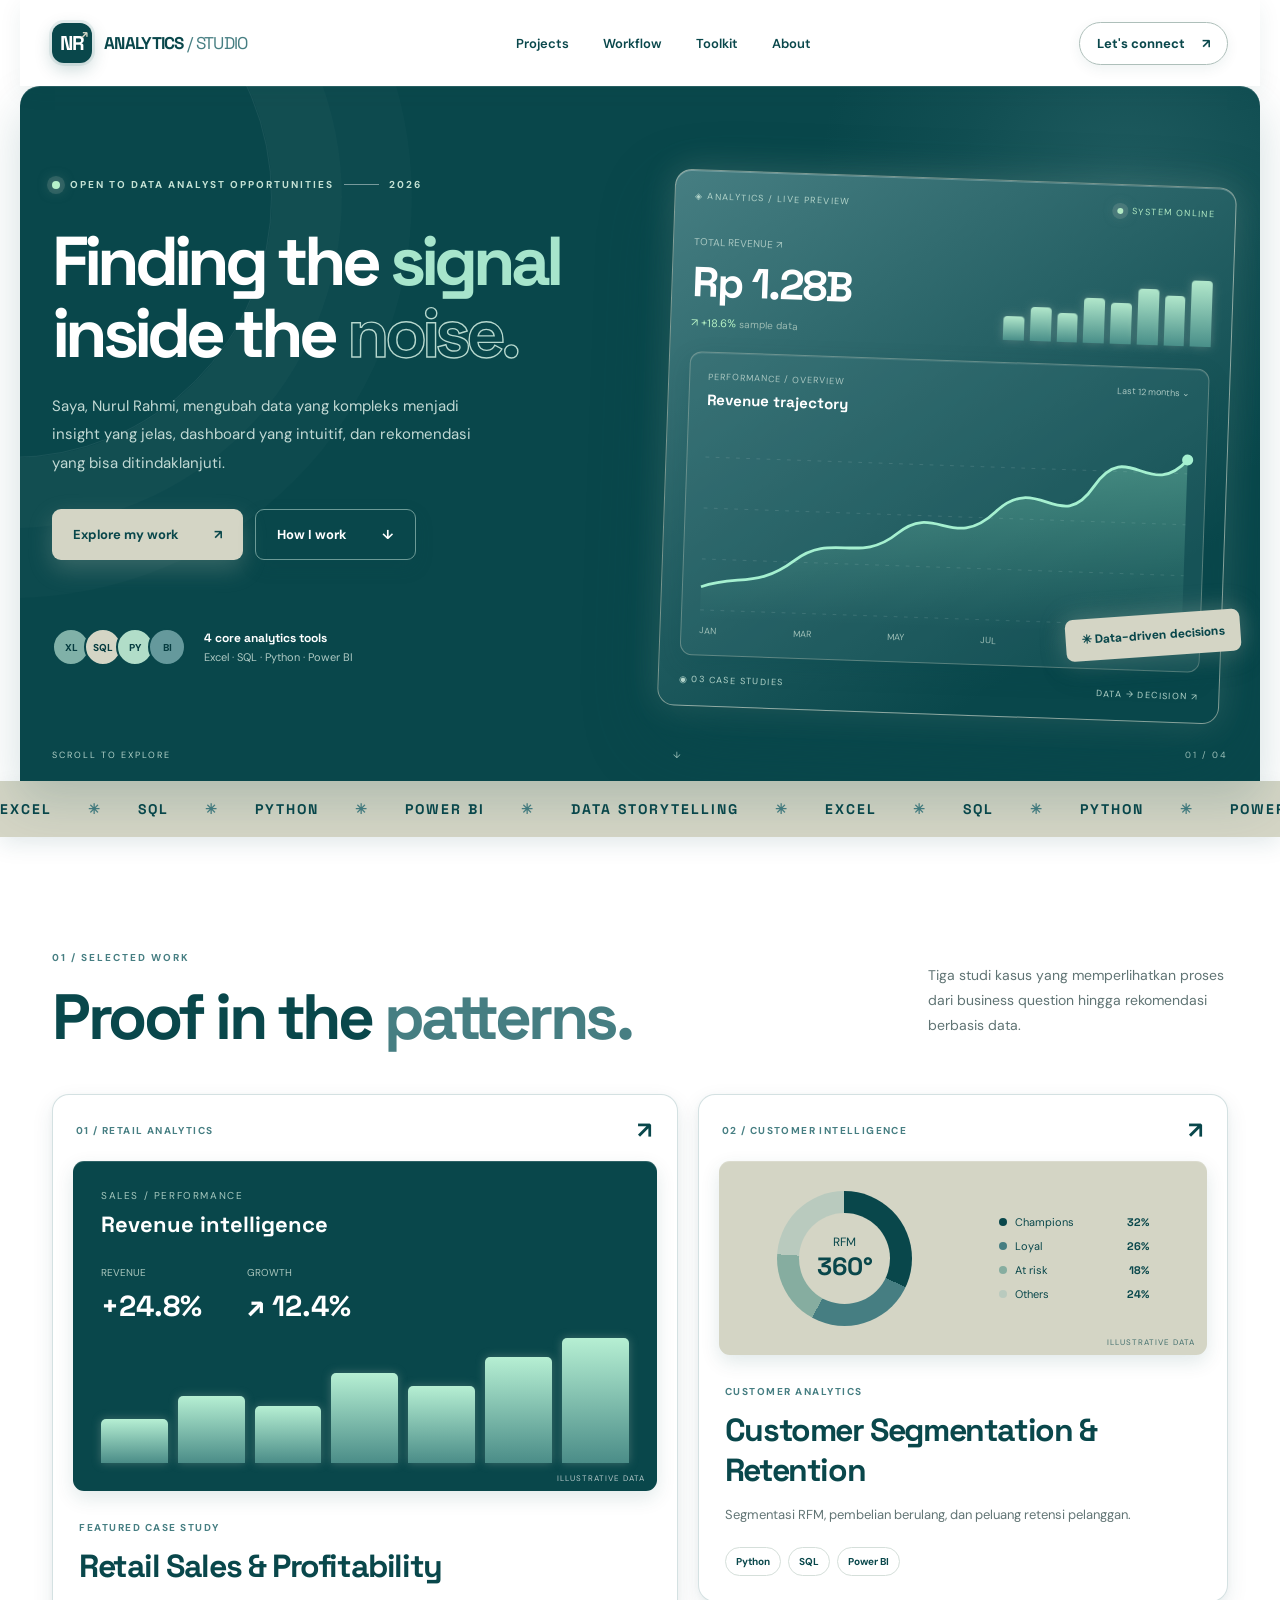
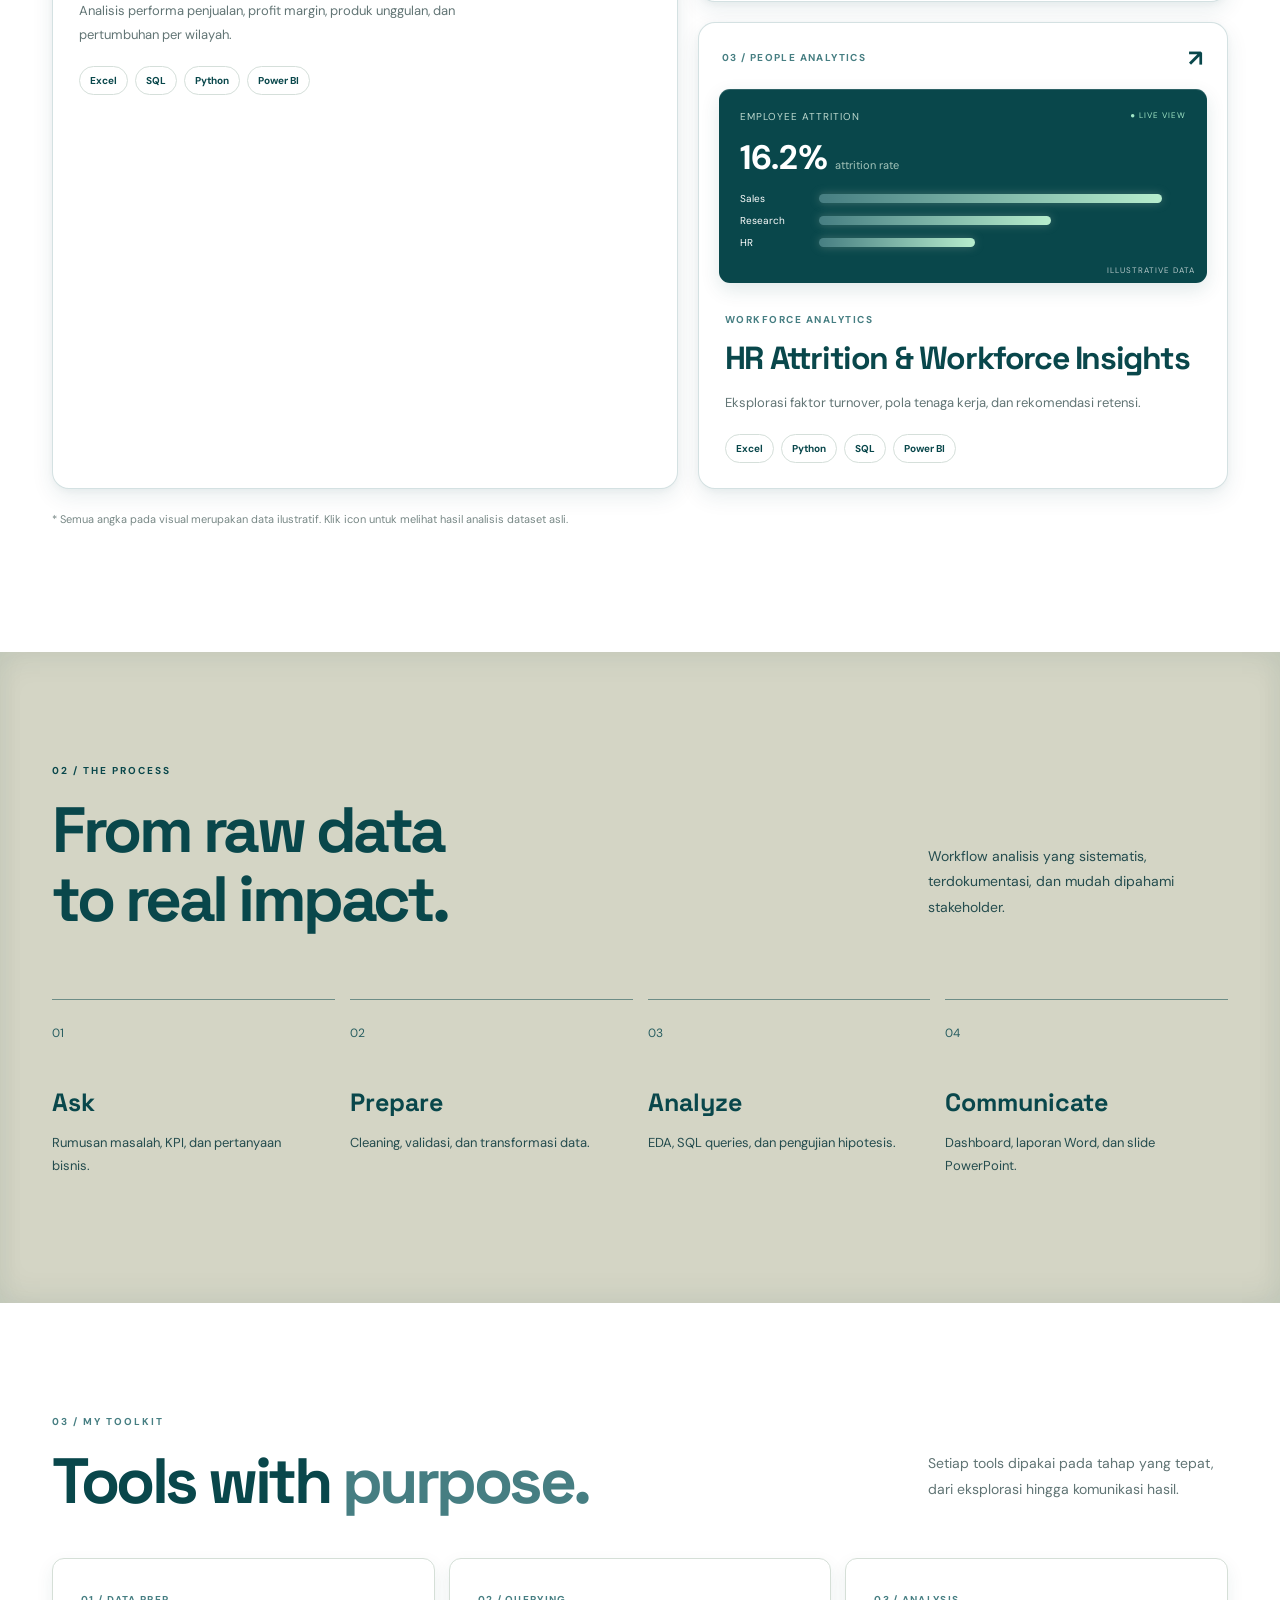
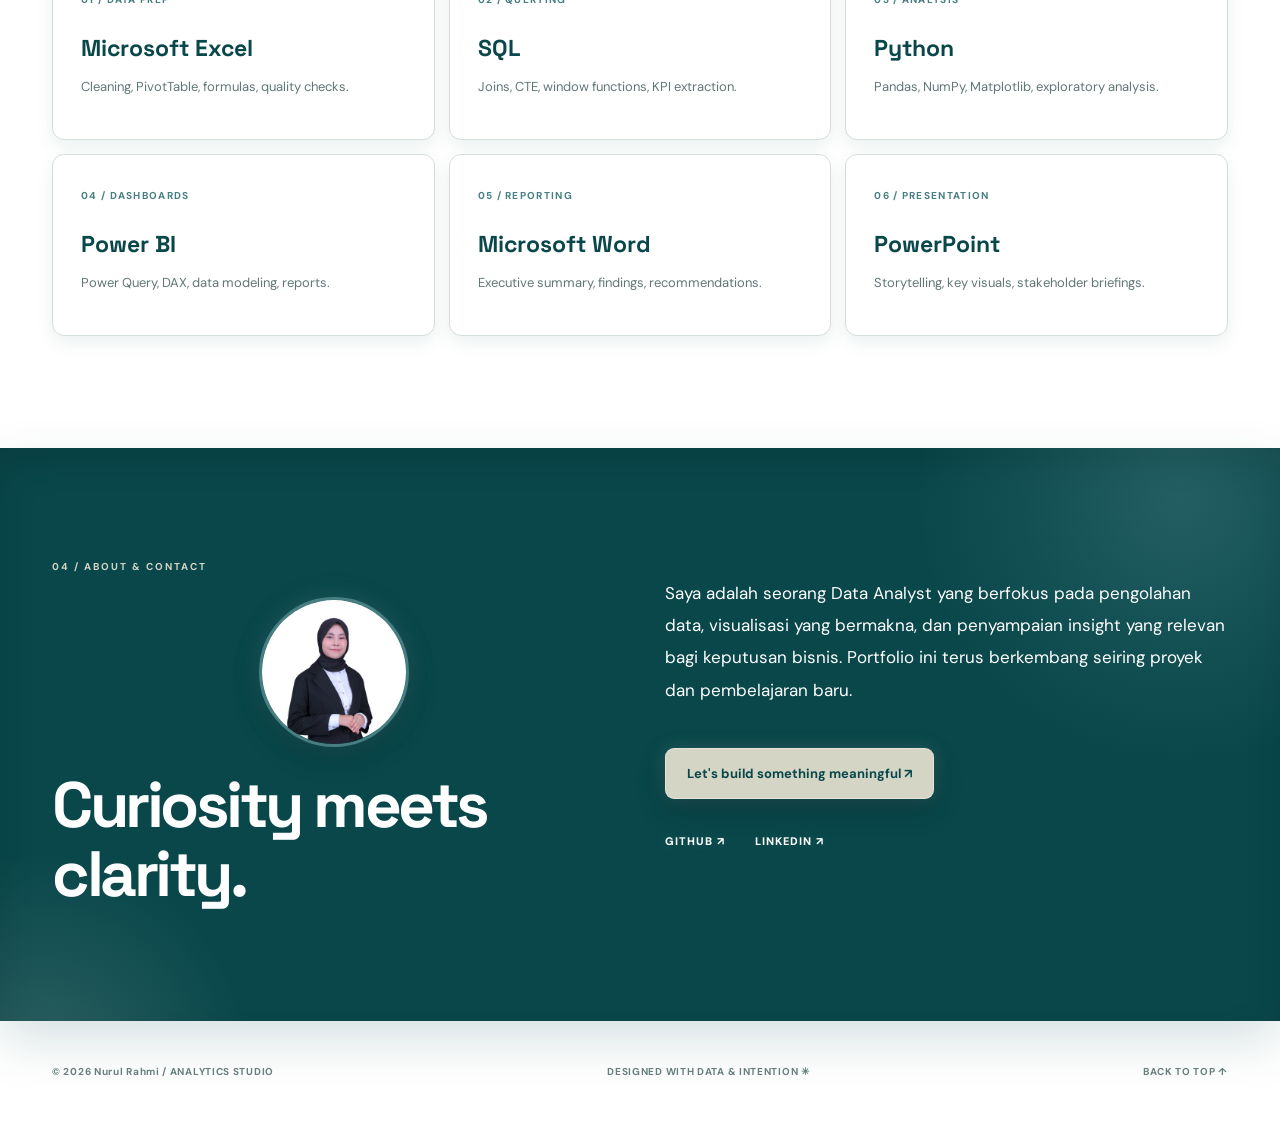
<file: index.html>
<!doctype html><html lang="id"><head><meta charset="utf-8"><meta name="viewport" content="width=device-width, initial-scale=1"><meta name="theme-color" content="#09474b"><meta name="description" content="Portfolio Data Analyst: Excel, Python, SQL, Power BI, Microsoft Word dan PowerPoint."><title>Data Analyst | Analytics Studio</title><link rel="preconnect" href="https://fonts.googleapis.com"><link rel="preconnect" href="https://fonts.gstatic.com" crossorigin><link href="https://fonts.googleapis.com/css2?family=DM+Sans:wght@400;500;600;700&family=Space+Grotesk:wght@400;500;600;700&display=swap" rel="stylesheet"><link rel="stylesheet" href="assets/style.css"></head><body><div class="noise"></div><header class="nav shell"><a class="brand" href="#home"><span class="brand-mark">NR<span>↗</span></span><span>ANALYTICS<span class="brand-sub"> / STUDIO</span></span></a><nav id="menu"><a href="#work">Projects</a><a href="#process">Workflow</a><a href="#stack">Toolkit</a><a href="#about">About</a></nav><a class="nav-contact" data-email href="mailto:nurulrahmi27082002@gmail.com">Let's connect <span>↗</span></a><button class="menu-btn" aria-label="Buka navigasi" aria-expanded="false">☰</button></header><main><section class="hero shell" id="home"><div class="hero-left"><div class="eyebrow"><span class="pulse"></span> OPEN TO DATA ANALYST OPPORTUNITIES <span class="eyebrow-line"></span> 2026</div><h1>Finding the <em>signal</em><br>inside the <span class="outlined">noise.</span></h1><p class="hero-desc">Saya, Nurul Rahmi, mengubah data yang kompleks menjadi insight yang jelas, dashboard yang intuitif, dan rekomendasi yang bisa ditindaklanjuti.</p><div class="hero-actions"><a class="btn primary" href="#work">Explore my work <span>↗</span></a><a class="btn secondary" href="#process">How I work <span>↓</span></a></div><div class="hero-footer"><div class="avatars"><span>XL</span><span>SQL</span><span>PY</span><span>BI</span></div><div><strong>4 core analytics tools</strong><small>Excel · SQL · Python · Power BI</small></div></div></div><div class="hero-visual"><div class="visual-top"><span>◈ ANALYTICS / LIVE PREVIEW</span><span class="live"><i></i> SYSTEM ONLINE</span></div><div class="metric-row"><div><small>TOTAL REVENUE <span>↗</span></small><strong>Rp 1.28B</strong><span class="trend">↗ +18.6% <small>sample data</small></span></div><div class="mini-bars" aria-hidden="true"><i style="height:35%"></i><i style="height:48%"></i><i style="height:42%"></i><i style="height:64%"></i><i style="height:59%"></i><i style="height:80%"></i><i style="height:72%"></i><i style="height:94%"></i></div></div><div class="chart-panel"><div class="chart-head"><div><small>PERFORMANCE / OVERVIEW</small><strong>Revenue trajectory</strong></div><span>Last 12 months ⌄</span></div><svg class="line-chart" viewBox="0 0 520 210" role="img" aria-label="Ilustrasi grafik tren pendapatan, bukan data proyek nyata"><defs><linearGradient id="area" x1="0" x2="0" y1="0" y2="1"><stop offset="0" stop-color="#89e1be" stop-opacity=".35"/><stop offset="1" stop-color="#89e1be" stop-opacity="0"/></linearGradient></defs><path d="M0 35H520 M0 90H520 M0 145H520 M0 200H520" stroke="#ffffff" stroke-opacity=".12" stroke-dasharray="4 7"/><path d="M0 175 C40 160 60 175 100 143 S170 145 210 110 S270 128 315 83 S385 107 420 52 S480 67 520 20 L520 210 L0 210Z" fill="url(#area)"/><path class="chart-line" d="M0 175 C40 160 60 175 100 143 S170 145 210 110 S270 128 315 83 S385 107 420 52 S480 67 520 20" fill="none" stroke="#a5f0d0" stroke-width="3"/><circle cx="520" cy="20" r="6" fill="#a5f0d0"/></svg><div class="months"><span>JAN</span><span>MAR</span><span>MAY</span><span>JUL</span><span>SEP</span><span>DEC</span></div></div><div class="visual-bottom"><span>◉ 03 CASE STUDIES</span><span>DATA → DECISION ↗</span></div><div class="floating-tag">✳ Data-driven decisions</div></div><div class="hero-bottom"><span>SCROLL TO EXPLORE</span><span>↓</span><span>01 / 04</span></div></section><section class="marquee" aria-label="Keahlian"><div>EXCEL <span>✳</span> SQL <span>✳</span> PYTHON <span>✳</span> POWER BI <span>✳</span> DATA STORYTELLING <span>✳</span> EXCEL <span>✳</span> SQL <span>✳</span> PYTHON <span>✳</span> POWER BI <span>✳</span></div></section><section class="work shell section" id="work"><div class="section-top"><div><div class="section-label">01 / SELECTED WORK</div><h2>Proof in the <em>patterns.</em></h2></div><p>Tiga studi kasus yang memperlihatkan proses dari business question hingga rekomendasi berbasis data.</p></div><div class="project-grid"><a class="project-card feature" href="https://gamma.app/docs/Monday-Coffee-punya-ruang-tumbuh-di-luar-kanal-online-i3fby7o94ng77d1"><target="_blank"><rel="noopener noreferrer"><div class="card-top"><span>01 / RETAIL ANALYTICS</span><span>↗</span></div><div class="project-art sales-art"><div class="art-heading"><small>SALES / PERFORMANCE</small><strong>Revenue intelligence</strong></div><div class="sales-kpis"><div><small>REVENUE</small><b>+24.8%</b></div><div><small>GROWTH</small><b>↗ 12.4%</b></div></div><div class="art-bars"><i style="height:35%"></i><i style="height:54%"></i><i style="height:46%"></i><i style="height:72%"></i><i style="height:62%"></i><i style="height:85%"></i><i style="height:100%"></i></div><small class="demo-label">ILLUSTRATIVE DATA</small></div><div class="project-copy"><span class="project-no">FEATURED CASE STUDY</span><h3>Retail Sales & Profitability</h3><p>Analisis performa penjualan, profit margin, produk unggulan, dan pertumbuhan per wilayah.</p><div class="tags"><span>Excel</span><span>SQL</span><span>Python</span><span>Power BI</span></div></div></a><a class="project-card" href="https://gamma.app/docs/Customer-Shopping-Behavior-gvuj7inqyd1v53g"><target="_blank"><rel="noopener noreferrer"><div class="card-top"><span>02 / CUSTOMER INTELLIGENCE</span><span>↗</span></div><div class="project-art customer-art"><div class="donut"><div>RFM<br><strong>360°</strong></div></div><div class="segments"><span><i></i> Champions <b>32%</b></span><span><i></i> Loyal <b>26%</b></span><span><i></i> At risk <b>18%</b></span><span><i></i> Others <b>24%</b></span></div><small class="demo-label">ILLUSTRATIVE DATA</small></div><div class="project-copy"><span class="project-no">CUSTOMER ANALYTICS</span><h3>Customer Segmentation & Retention</h3><p>Segmentasi RFM, pembelian berulang, dan peluang retensi pelanggan.</p><div class="tags"><span>Python</span><span>SQL</span><span>Power BI</span></div></div></a><a class="project-card" href="https://gamma.app/docs/HR-Analytics-5rous98jl7vxvck"><target="_blank"><rel="noopener noreferrer"><div class="card-top"><span>03 / PEOPLE ANALYTICS</span><span>↗</span></div><div class="project-art hr-art"><div class="hr-title">EMPLOYEE ATTRITION <span>● LIVE VIEW</span></div><div class="hr-number">16.2% <span>attrition rate</span></div><div class="hr-rows"><div><span>Sales</span><i style="width:77%"></i></div><div><span>Research</span><i style="width:52%"></i></div><div><span>HR</span><i style="width:35%"></i></div></div><small class="demo-label">ILLUSTRATIVE DATA</small></div><div class="project-copy"><span class="project-no">WORKFORCE ANALYTICS</span><h3>HR Attrition & Workforce Insights</h3><p>Eksplorasi faktor turnover, pola tenaga kerja, dan rekomendasi retensi.</p><div class="tags"><span>Excel</span><span>Python</span><span>SQL</span><span>Power BI</span></div></div></a></div><p class="disclaimer">* Semua angka pada visual merupakan data ilustratif. Klik icon untuk melihat hasil analisis dataset asli.</p></section><section class="process section" id="process"><div class="shell"><div class="section-top"><div><div class="section-label">02 / THE PROCESS</div><h2>From raw data<br>to <em>real impact.</em></h2></div><p>Workflow analisis yang sistematis, terdokumentasi, dan mudah dipahami stakeholder.</p></div><div class="steps"><div><span>01</span><b>Ask</b><p>Rumusan masalah, KPI, dan pertanyaan bisnis.</p></div><div><span>02</span><b>Prepare</b><p>Cleaning, validasi, dan transformasi data.</p></div><div><span>03</span><b>Analyze</b><p>EDA, SQL queries, dan pengujian hipotesis.</p></div><div><span>04</span><b>Communicate</b><p>Dashboard, laporan Word, dan slide PowerPoint.</p></div></div></div></section><section class="toolkit section shell" id="stack"><div class="section-top"><div><div class="section-label">03 / MY TOOLKIT</div><h2>Tools with <em>purpose.</em></h2></div><p>Setiap tools dipakai pada tahap yang tepat, dari eksplorasi hingga komunikasi hasil.</p></div><div class="tool-grid"><div role="link" tabindex="0" onclick="window.open('https://drive.google.com/file/d/1LiIw5zLOESB2HKBxEW1Z_aCiOTkwV9YW/view?usp=sharing','_blank','noopener,noreferrer')" onkeydown="if(event.key==='Enter'||event.key===' '){event.preventDefault();this.click();}" style="cursor:pointer;"><span>01 / DATA PREP</span><strong>Microsoft Excel</strong><p>Cleaning, PivotTable, formulas, quality checks.</p></div><div role="link" tabindex="0" onclick="window.open('https://drive.google.com/file/d/10hryiNNBFiuD1TSvdZNDARSyuFviWka0/view?usp=drive_link','_blank','noopener,noreferrer')" onkeydown="if(event.key==='Enter'||event.key===' '){event.preventDefault();this.click();}" style="cursor:pointer;"><span>02 / QUERYING</span><strong>SQL</strong><p>Joins, CTE, window functions, KPI extraction.</p></div><div><span>03 / ANALYSIS</span><strong>Python</strong><p>Pandas, NumPy, Matplotlib, exploratory analysis.</p></div><div role="link" tabindex="0" onclick="window.open('https://drive.google.com/file/d/1R2bUN7ajSbJU8aXX4G-80B59horX1ESm/view?usp=sharing','_blank','noopener,noreferrer')" onkeydown="if(event.key==='Enter'||event.key===' '){event.preventDefault();this.click();}" style="cursor:pointer;"><span>04 / DASHBOARDS</span><strong>Power BI</strong><p>Power Query, DAX, data modeling, reports.</p></div><div role="link" tabindex="0" onclick="window.open('https://drive.google.com/file/d/1Agk3BQTo34rbP3i6I8M7GyNVtAx9OrwT/view?usp=sharing','_blank','noopener,noreferrer')" onkeydown="if(event.key==='Enter'||event.key===' '){event.preventDefault();this.click();}" style="cursor:pointer;"><span>05 / REPORTING</span><strong>Microsoft Word</strong><p>Executive summary, findings, recommendations.</p></div><div><span>06 / PRESENTATION</span><strong>PowerPoint</strong><p>Storytelling, key visuals, stakeholder briefings.</p></div></div></section><section class="about section" id="about"><div class="shell about-grid"><div><div class="section-label">04 / ABOUT & CONTACT</div><img src="assets/profile.jpg.jpeg" alt="Foto profil Data Analyst" class="profile-photo"><h2>Curiosity meets<br><em>clarity.</em></h2></div><div><p>Saya adalah seorang Data Analyst yang berfokus pada pengolahan data, visualisasi yang bermakna, dan penyampaian insight yang relevan bagi keputusan bisnis. Portfolio ini terus berkembang seiring proyek dan pembelajaran baru.</p><a class="btn light" data-email href="mailto:nurulrahmi27082002@gmail.com">Let's build something meaningful ↗</a><div class="social"><a data-github href="https://github.com/" target="_blank" rel="noopener">GITHUB ↗</a><a data-linkedin href="https://www.linkedin.com/in/nurulrahmi27" target="_blank" rel="noopener">LINKEDIN ↗</a></div></div></div></section></main><footer class="footer shell"><span>© <span id="year"></span> <span data-name>Data Analyst</span> / ANALYTICS STUDIO</span><span>DESIGNED WITH DATA & INTENTION ✳</span><a href="#home">BACK TO TOP ↑</a></footer><script src="assets/config.js"></script><script src="assets/script.js"></script></body></html>
</file>
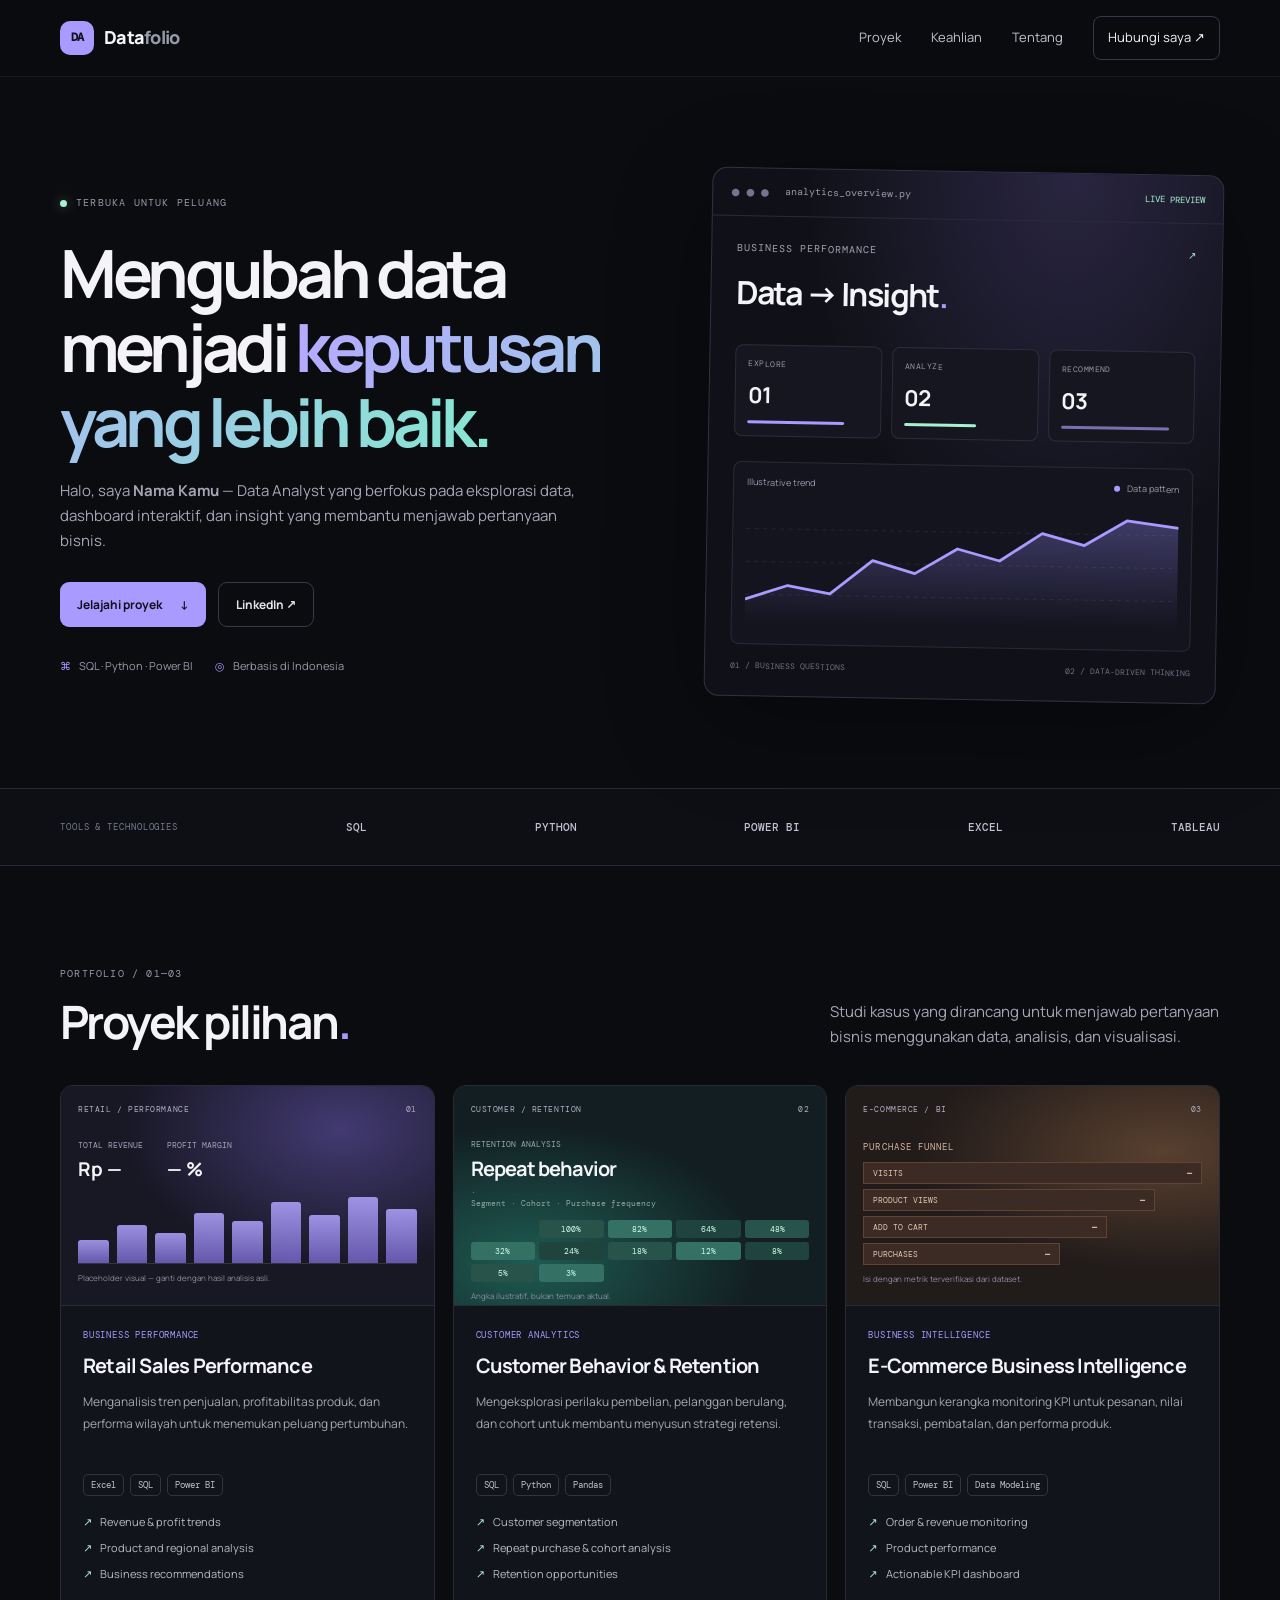
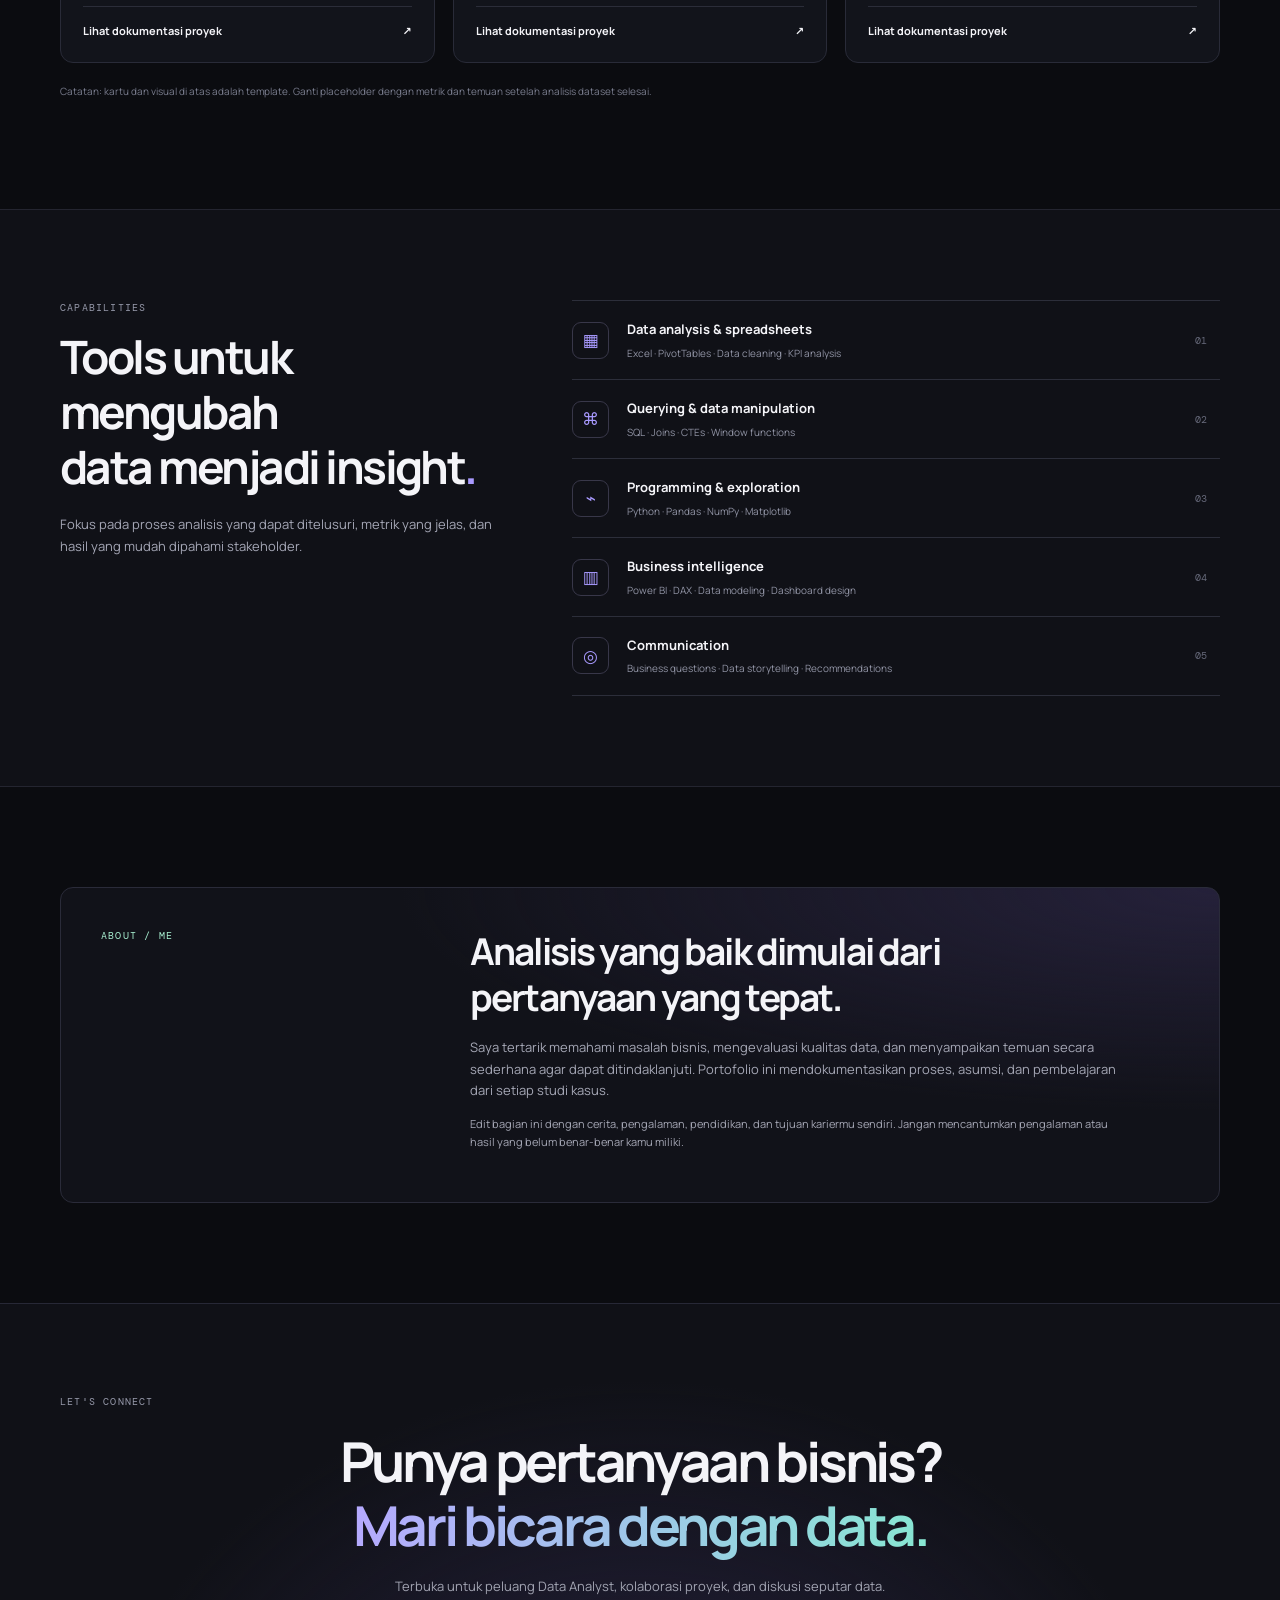
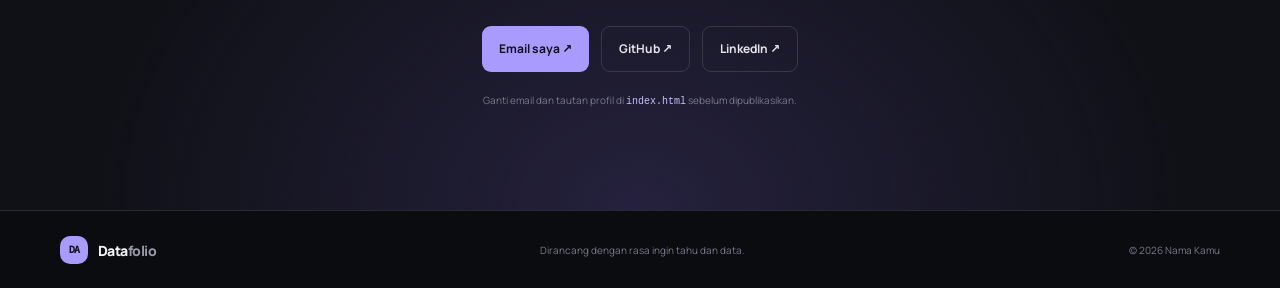
<file: data-analyst-portfolio/index.html>
<!DOCTYPE html>
<html lang="id">
<head>
  <meta charset="UTF-8" />
  <meta name="viewport" content="width=device-width, initial-scale=1.0" />
  <meta name="description" content="Portofolio Data Analyst — proyek analisis data, SQL, Python, dan business intelligence." />
  <title>Nama Kamu | Data Analyst Portfolio</title>
  <link rel="preconnect" href="https://fonts.googleapis.com">
  <link rel="preconnect" href="https://fonts.gstatic.com" crossorigin>
  <link href="https://fonts.googleapis.com/css2?family=DM+Mono:wght@400;500&family=Manrope:wght@400;500;600;700;800&display=swap" rel="stylesheet">
  <link rel="stylesheet" href="style.css" />
</head>
<body>
  <header class="site-header">
    <nav class="nav container" aria-label="Navigasi utama">
      <a class="brand" href="#home"><span class="brand-mark">DA</span><span>Data<span class="muted">folio</span></span></a>
      <button class="menu-toggle" id="menuToggle" aria-label="Buka navigasi" aria-expanded="false">☰</button>
      <div class="nav-links" id="navLinks">
        <a href="#projects">Proyek</a>
        <a href="#skills">Keahlian</a>
        <a href="#about">Tentang</a>
        <a href="#contact" class="nav-cta">Hubungi saya ↗</a>
      </div>
    </nav>
  </header>

  <main>
    <section class="hero container" id="home">
      <div class="hero-copy">
        <div class="eyebrow"><span class="status-dot"></span> TERBUKA UNTUK PELUANG</div>
        <h1>Mengubah data menjadi <span class="gradient-text">keputusan yang lebih baik.</span></h1>
        <p class="hero-description">Halo, saya <strong>Nama Kamu</strong> — Data Analyst yang berfokus pada eksplorasi data, dashboard interaktif, dan insight yang membantu menjawab pertanyaan bisnis.</p>
        <div class="hero-actions">
          <a class="button button-primary" href="#projects">Jelajahi proyek <span>↓</span></a>
          <a class="button button-secondary" href="https://www.linkedin.com/" target="_blank" rel="noreferrer">LinkedIn ↗</a>
        </div>
        <div class="hero-meta">
          <span><span class="meta-icon">⌘</span> SQL · Python · Power BI</span>
          <span><span class="meta-icon">◎</span> Berbasis di Indonesia</span>
        </div>
      </div>
      <div class="hero-visual" aria-label="Ilustrasi dashboard analisis data">
        <div class="visual-top"><span class="window-dots">● ● ●</span><span class="mono">analytics_overview.py</span><span class="live-label">LIVE PREVIEW</span></div>
        <div class="visual-body">
          <div class="visual-label">BUSINESS PERFORMANCE <span>↗</span></div>
          <div class="visual-number">Data → Insight<span class="accent">.</span></div>
          <div class="mini-stats">
            <div><span class="stat-label">EXPLORE</span><strong>01</strong><span class="stat-line line-a"></span></div>
            <div><span class="stat-label">ANALYZE</span><strong>02</strong><span class="stat-line line-b"></span></div>
            <div><span class="stat-label">RECOMMEND</span><strong>03</strong><span class="stat-line line-c"></span></div>
          </div>
          <div class="chart-wrap">
            <div class="chart-heading"><span>Illustrative trend</span><span class="chart-legend"><i></i> Data pattern</span></div>
            <svg class="chart" viewBox="0 0 460 130" role="img" aria-label="Ilustrasi grafik tren, bukan data bisnis nyata">
              <defs><linearGradient id="area" x1="0" x2="0" y1="0" y2="1"><stop offset="0%" stop-color="#9b8cff" stop-opacity=".32"/><stop offset="100%" stop-color="#9b8cff" stop-opacity="0"/></linearGradient></defs>
              <path d="M0 105 L45 90 L90 98 L135 62 L180 75 L225 48 L270 60 L315 30 L360 42 L405 15 L460 22 L460 130 L0 130Z" fill="url(#area)"/>
              <path d="M0 105 L45 90 L90 98 L135 62 L180 75 L225 48 L270 60 L315 30 L360 42 L405 15 L460 22" fill="none" stroke="#a99aff" stroke-width="3" stroke-linecap="round" stroke-linejoin="round"/>
              <g stroke="#ffffff" stroke-opacity=".08" stroke-dasharray="4 5"><path d="M0 30H460"/><path d="M0 65H460"/><path d="M0 100H460"/></g>
            </svg>
          </div>
          <div class="visual-footer"><span>01 / BUSINESS QUESTIONS</span><span>02 / DATA-DRIVEN THINKING</span></div>
        </div>
      </div>
    </section>

    <section class="trust-strip">
      <div class="container trust-inner"><span>TOOLS & TECHNOLOGIES</span><div>SQL</div><div>PYTHON</div><div>POWER BI</div><div>EXCEL</div><div>TABLEAU</div></div>
    </section>

    <section class="section container" id="projects">
      <div class="section-heading">
        <div><div class="eyebrow">PORTFOLIO / 01—03</div><h2>Proyek pilihan<span class="accent">.</span></h2></div>
        <p>Studi kasus yang dirancang untuk menjawab pertanyaan bisnis menggunakan data, analisis, dan visualisasi.</p>
      </div>
      <div class="project-grid">
        <article class="project-card">
          <div class="project-art retail-art">
            <div class="art-top"><span>RETAIL / PERFORMANCE</span><span>01</span></div>
            <div class="retail-kpis"><div><small>TOTAL REVENUE</small><b>Rp —</b></div><div><small>PROFIT MARGIN</small><b>— %</b></div></div>
            <div class="bar-chart" aria-label="Placeholder visualisasi penjualan"><i style="height:35%"></i><i style="height:58%"></i><i style="height:45%"></i><i style="height:76%"></i><i style="height:63%"></i><i style="height:92%"></i><i style="height:72%"></i><i style="height:100%"></i><i style="height:82%"></i></div>
            <div class="art-note">Placeholder visual — ganti dengan hasil analisis asli.</div>
          </div>
          <div class="project-content">
            <div class="project-type">BUSINESS PERFORMANCE</div><h3>Retail Sales Performance</h3>
            <p>Menganalisis tren penjualan, profitabilitas produk, dan performa wilayah untuk menemukan peluang pertumbuhan.</p>
            <div class="tag-list"><span>Excel</span><span>SQL</span><span>Power BI</span></div>
            <ul class="project-points"><li>Revenue & profit trends</li><li>Product and regional analysis</li><li>Business recommendations</li></ul>
            <a class="text-link" href="projects/01-retail-sales/README.md">Lihat dokumentasi proyek <span>↗</span></a>
          </div>
        </article>

        <article class="project-card">
          <div class="project-art retention-art">
            <div class="art-top"><span>CUSTOMER / RETENTION</span><span>02</span></div>
            <div class="retention-score"><span>RETENTION ANALYSIS</span><strong>Repeat behavior<span class="accent">.</span></strong><small>Segment · Cohort · Purchase frequency</small></div>
            <div class="cohort-grid" aria-label="Ilustrasi cohort retention"><span></span><i>100%</i><i>82%</i><i>64%</i><i>48%</i><i>32%</i><i>24%</i><i>18%</i><i>12%</i><i>8%</i><i>5%</i><i>3%</i></div>
            <div class="art-note">Angka ilustratif, bukan temuan aktual.</div>
          </div>
          <div class="project-content">
            <div class="project-type">CUSTOMER ANALYTICS</div><h3>Customer Behavior & Retention</h3>
            <p>Mengeksplorasi perilaku pembelian, pelanggan berulang, dan cohort untuk membantu menyusun strategi retensi.</p>
            <div class="tag-list"><span>SQL</span><span>Python</span><span>Pandas</span></div>
            <ul class="project-points"><li>Customer segmentation</li><li>Repeat purchase & cohort analysis</li><li>Retention opportunities</li></ul>
            <a class="text-link" href="projects/02-customer-retention/README.md">Lihat dokumentasi proyek <span>↗</span></a>
          </div>
        </article>

        <article class="project-card">
          <div class="project-art ecommerce-art">
            <div class="art-top"><span>E-COMMERCE / BI</span><span>03</span></div>
            <div class="funnel-title">PURCHASE FUNNEL</div>
            <div class="funnel"><div>VISITS <b>—</b></div><div>PRODUCT VIEWS <b>—</b></div><div>ADD TO CART <b>—</b></div><div>PURCHASES <b>—</b></div></div>
            <div class="art-note">Isi dengan metrik terverifikasi dari dataset.</div>
          </div>
          <div class="project-content">
            <div class="project-type">BUSINESS INTELLIGENCE</div><h3>E-Commerce Business Intelligence</h3>
            <p>Membangun kerangka monitoring KPI untuk pesanan, nilai transaksi, pembatalan, dan performa produk.</p>
            <div class="tag-list"><span>SQL</span><span>Power BI</span><span>Data Modeling</span></div>
            <ul class="project-points"><li>Order & revenue monitoring</li><li>Product performance</li><li>Actionable KPI dashboard</li></ul>
            <a class="text-link" href="projects/03-ecommerce-bi/README.md">Lihat dokumentasi proyek <span>↗</span></a>
          </div>
        </article>
      </div>
      <p class="disclaimer">Catatan: kartu dan visual di atas adalah template. Ganti placeholder dengan metrik dan temuan setelah analisis dataset selesai.</p>
    </section>

    <section class="skills-section" id="skills">
      <div class="container skills-layout">
        <div><div class="eyebrow">CAPABILITIES</div><h2>Tools untuk mengubah<br/>data menjadi insight<span class="accent">.</span></h2><p class="section-intro">Fokus pada proses analisis yang dapat ditelusuri, metrik yang jelas, dan hasil yang mudah dipahami stakeholder.</p></div>
        <div class="skill-list">
          <div class="skill-row"><div class="skill-icon">▦</div><div><h3>Data analysis & spreadsheets</h3><p>Excel · PivotTables · Data cleaning · KPI analysis</p></div><span>01</span></div>
          <div class="skill-row"><div class="skill-icon">⌘</div><div><h3>Querying & data manipulation</h3><p>SQL · Joins · CTEs · Window functions</p></div><span>02</span></div>
          <div class="skill-row"><div class="skill-icon">⌁</div><div><h3>Programming & exploration</h3><p>Python · Pandas · NumPy · Matplotlib</p></div><span>03</span></div>
          <div class="skill-row"><div class="skill-icon">▥</div><div><h3>Business intelligence</h3><p>Power BI · DAX · Data modeling · Dashboard design</p></div><span>04</span></div>
          <div class="skill-row"><div class="skill-icon">◎</div><div><h3>Communication</h3><p>Business questions · Data storytelling · Recommendations</p></div><span>05</span></div>
        </div>
      </div>
    </section>

    <section class="section container" id="about">
      <div class="about-panel">
        <div class="about-number">ABOUT / ME</div>
        <div><h2>Analisis yang baik dimulai dari pertanyaan yang tepat.</h2><p>Saya tertarik memahami masalah bisnis, mengevaluasi kualitas data, dan menyampaikan temuan secara sederhana agar dapat ditindaklanjuti. Portofolio ini mendokumentasikan proses, asumsi, dan pembelajaran dari setiap studi kasus.</p><p class="muted">Edit bagian ini dengan cerita, pengalaman, pendidikan, dan tujuan kariermu sendiri. Jangan mencantumkan pengalaman atau hasil yang belum benar-benar kamu miliki.</p></div>
      </div>
    </section>

    <section class="contact-section" id="contact">
      <div class="container contact-inner">
        <div class="eyebrow">LET'S CONNECT</div><h2>Punya pertanyaan bisnis?<br/><span class="gradient-text">Mari bicara dengan data.</span></h2>
        <p>Terbuka untuk peluang Data Analyst, kolaborasi proyek, dan diskusi seputar data.</p>
        <div class="hero-actions centered">
          <a class="button button-primary" id="emailLink" href="mailto:nurulrahmi27082002@gmail.com">Email saya ↗</a>
          <a class="button button-secondary" href="https://github.com/" target="_blank" rel="noreferrer">GitHub ↗</a>
          <a class="button button-secondary" href="https://www.linkedin.com/in/nurulrahmi27" target="_blank" rel="noreferrer">LinkedIn ↗</a>
        </div>
        <p class="contact-hint">Ganti email dan tautan profil di <code>index.html</code> sebelum dipublikasikan.</p>
      </div>
    </section>
  </main>

  <footer class="footer"><div class="container footer-inner"><a class="brand" href="#home"><span class="brand-mark">DA</span><span>Data<span class="muted">folio</span></span></a><span>Dirancang dengan rasa ingin tahu dan data.</span><span>© <span id="year"></span> Nama Kamu</span></div></footer>
  <script src="script.js"></script>
</body>
</html>
</file>
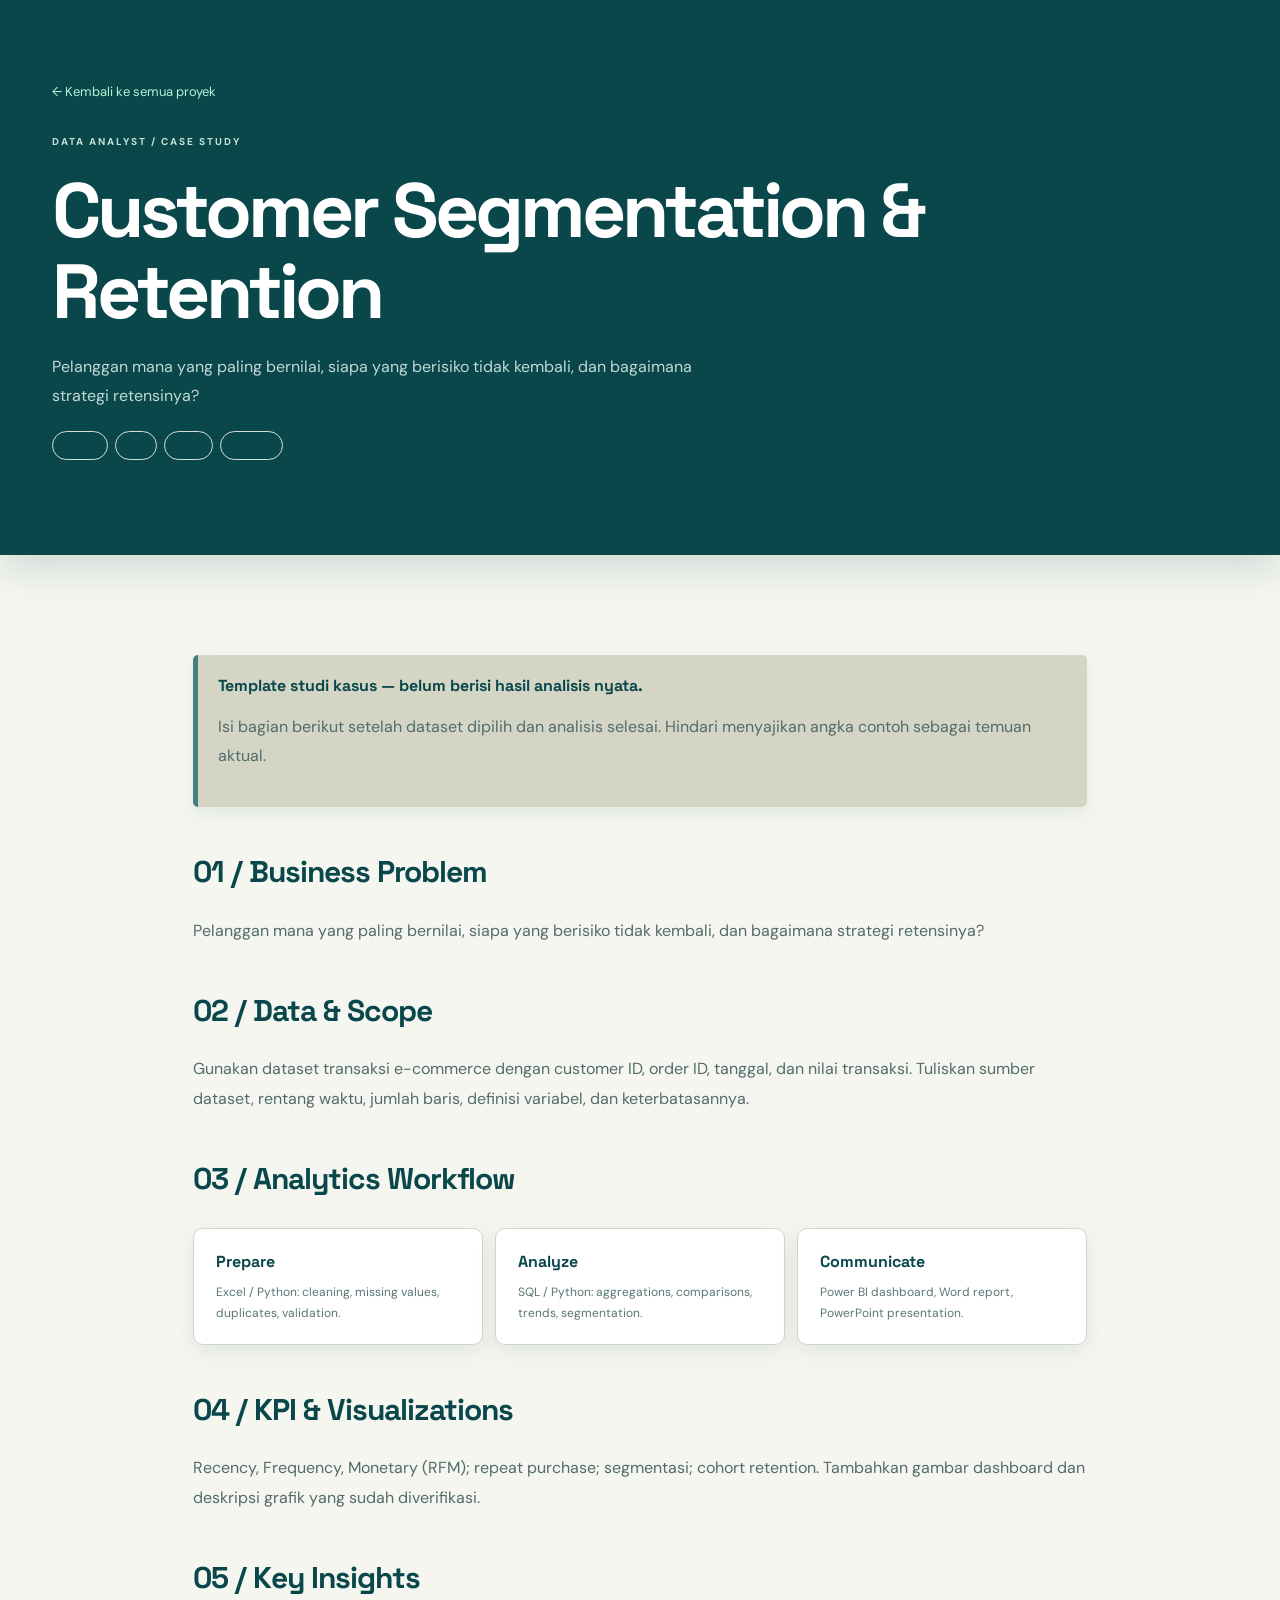
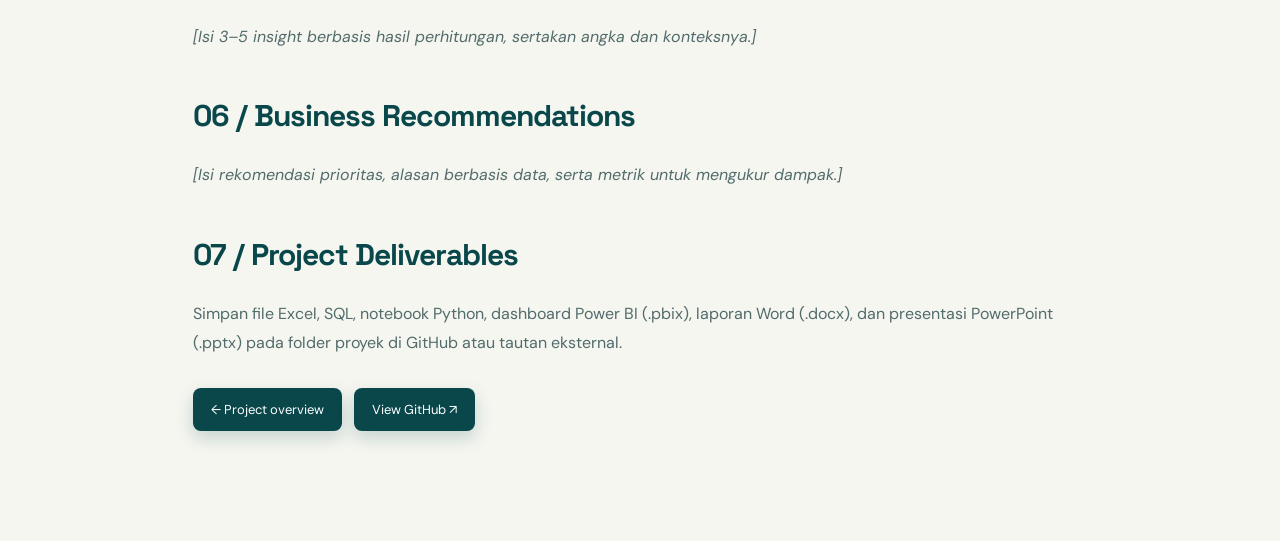
<file: projects/customer.html>
<!doctype html><html lang="id"><head><meta charset="utf-8"><meta name="viewport" content="width=device-width, initial-scale=1"><title>Customer Segmentation & Retention | Analytics Studio</title><link rel="preconnect" href="https://fonts.googleapis.com"><link rel="preconnect" href="https://fonts.gstatic.com" crossorigin><link href="https://fonts.googleapis.com/css2?family=DM+Sans:wght@400;500;600;700&family=Space+Grotesk:wght@400;500;600;700&display=swap" rel="stylesheet"><link rel="stylesheet" href="project.css"></head><body><section class="case-hero"><div class="shell"><a class="case-back" href="../index.html#work">← Kembali ke semua proyek</a><div class="eyebrow">DATA ANALYST / CASE STUDY</div><h1>Customer Segmentation & Retention</h1><p>Pelanggan mana yang paling bernilai, siapa yang berisiko tidak kembali, dan bagaimana strategi retensinya?</p><div class="tags"><span>Python</span><span>SQL</span><span>Excel</span><span>Power BI</span></div></div></section><article class="case-body"><div class="case-note"><strong>Template studi kasus — belum berisi hasil analisis nyata.</strong><p>Isi bagian berikut setelah dataset dipilih dan analisis selesai. Hindari menyajikan angka contoh sebagai temuan aktual.</p></div><h2>01 / Business Problem</h2><p>Pelanggan mana yang paling bernilai, siapa yang berisiko tidak kembali, dan bagaimana strategi retensinya?</p><h2>02 / Data & Scope</h2><p>Gunakan dataset transaksi e-commerce dengan customer ID, order ID, tanggal, dan nilai transaksi. Tuliskan sumber dataset, rentang waktu, jumlah baris, definisi variabel, dan keterbatasannya.</p><h2>03 / Analytics Workflow</h2><div class="case-grid"><div><b>Prepare</b><span>Excel / Python: cleaning, missing values, duplicates, validation.</span></div><div><b>Analyze</b><span>SQL / Python: aggregations, comparisons, trends, segmentation.</span></div><div><b>Communicate</b><span>Power BI dashboard, Word report, PowerPoint presentation.</span></div></div><h2>04 / KPI & Visualizations</h2><p>Recency, Frequency, Monetary (RFM); repeat purchase; segmentasi; cohort retention. Tambahkan gambar dashboard dan deskripsi grafik yang sudah diverifikasi.</p><h2>05 / Key Insights</h2><p><em>[Isi 3–5 insight berbasis hasil perhitungan, sertakan angka dan konteksnya.]</em></p><h2>06 / Business Recommendations</h2><p><em>[Isi rekomendasi prioritas, alasan berbasis data, serta metrik untuk mengukur dampak.]</em></p><h2>07 / Project Deliverables</h2><p>Simpan file Excel, SQL, notebook Python, dashboard Power BI (.pbix), laporan Word (.docx), dan presentasi PowerPoint (.pptx) pada folder proyek di GitHub atau tautan eksternal.</p><div class="case-links"><a href="../index.html#work">← Project overview</a><a data-github href="https://github.com/">View GitHub ↗</a></div></article><script src="../assets/config.js"></script><script src="../assets/script.js"></script></body></html>
</file>
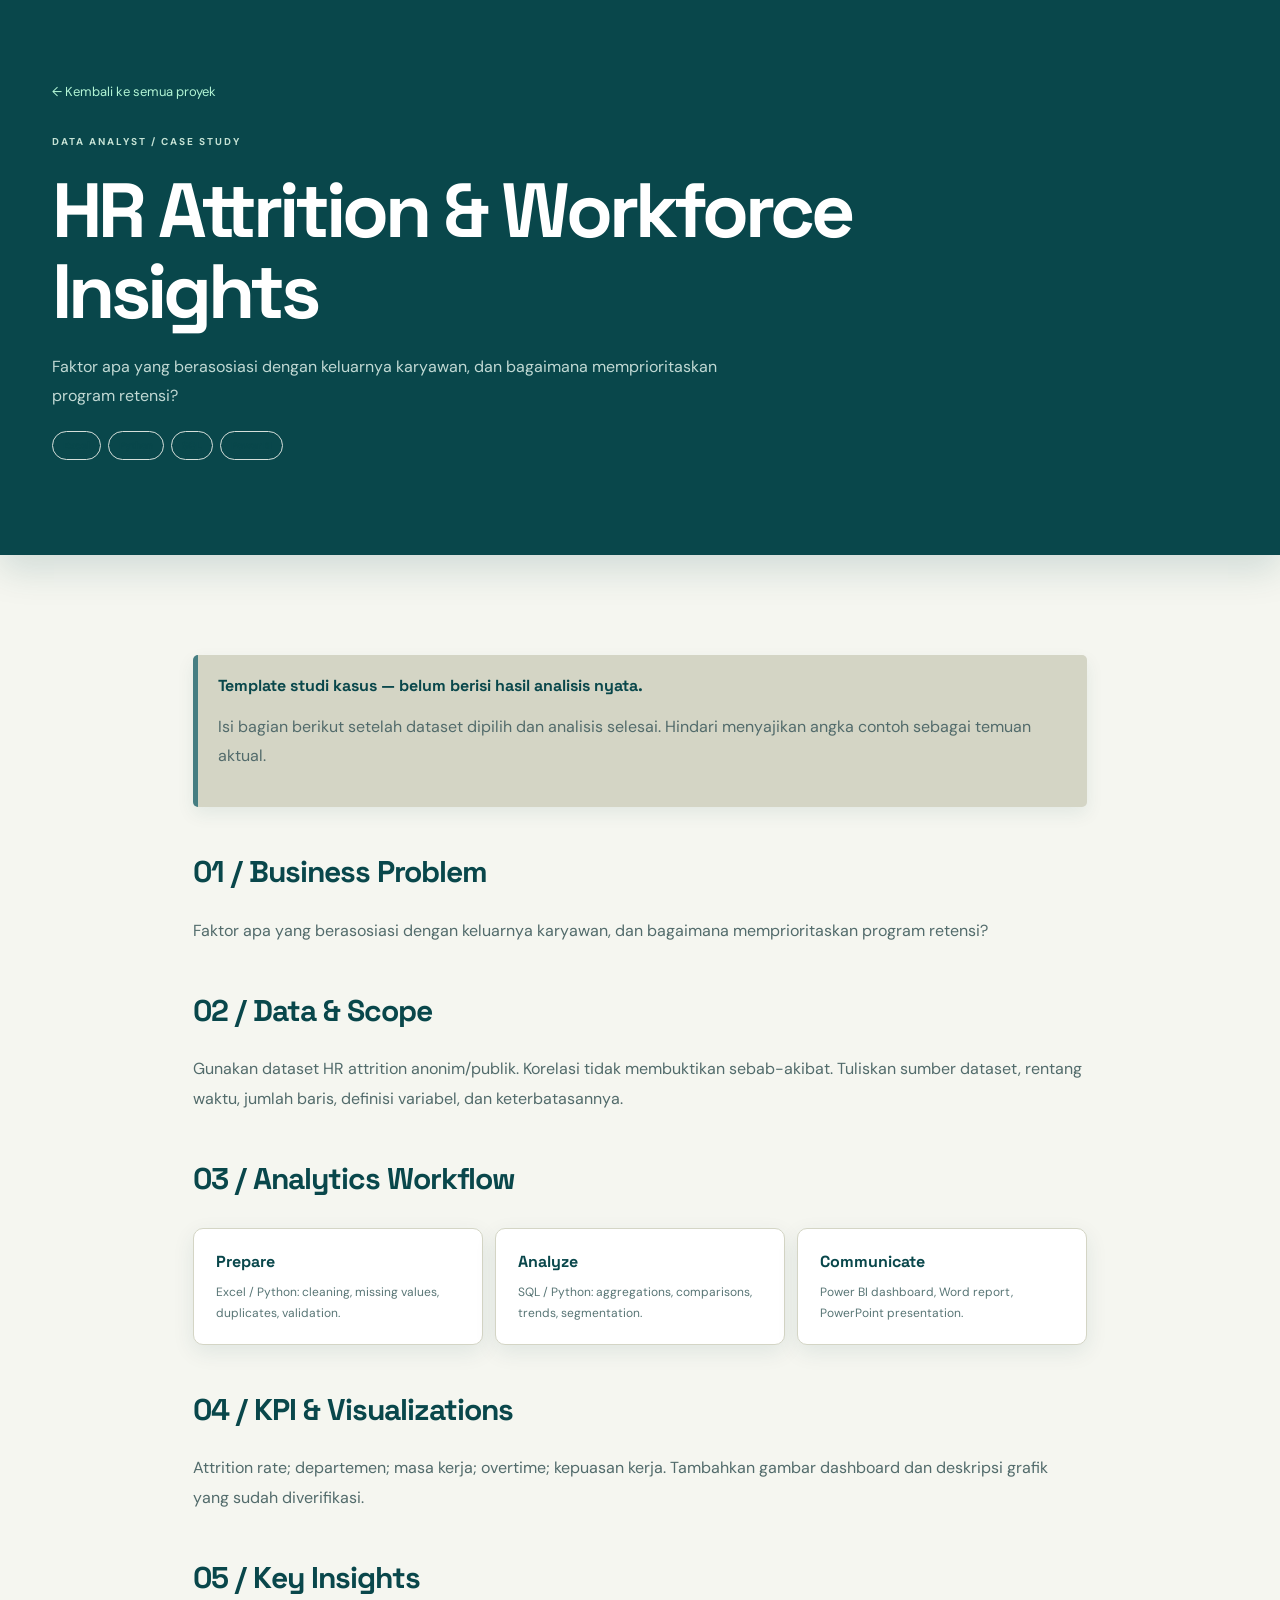
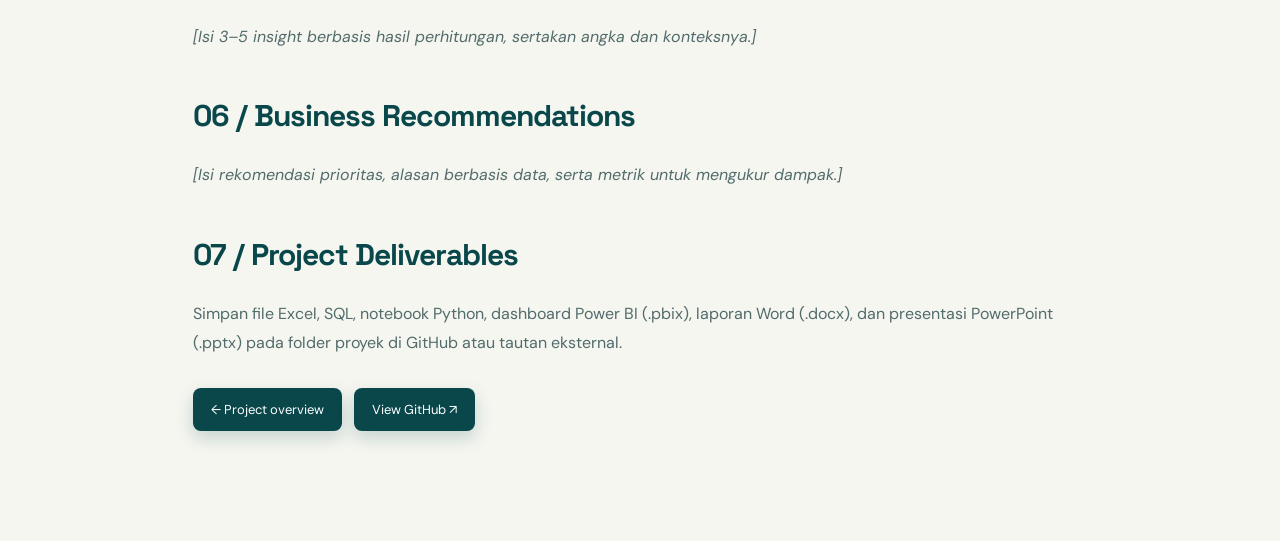
<file: projects/hr.html>
<!doctype html><html lang="id"><head><meta charset="utf-8"><meta name="viewport" content="width=device-width, initial-scale=1"><title>HR Attrition & Workforce Insights | Analytics Studio</title><link rel="preconnect" href="https://fonts.googleapis.com"><link rel="preconnect" href="https://fonts.gstatic.com" crossorigin><link href="https://fonts.googleapis.com/css2?family=DM+Sans:wght@400;500;600;700&family=Space+Grotesk:wght@400;500;600;700&display=swap" rel="stylesheet"><link rel="stylesheet" href="project.css"></head><body><section class="case-hero"><div class="shell"><a class="case-back" href="../index.html#work">← Kembali ke semua proyek</a><div class="eyebrow">DATA ANALYST / CASE STUDY</div><h1>HR Attrition & Workforce Insights</h1><p>Faktor apa yang berasosiasi dengan keluarnya karyawan, dan bagaimana memprioritaskan program retensi?</p><div class="tags"><span>Excel</span><span>Python</span><span>SQL</span><span>Power BI</span></div></div></section><article class="case-body"><div class="case-note"><strong>Template studi kasus — belum berisi hasil analisis nyata.</strong><p>Isi bagian berikut setelah dataset dipilih dan analisis selesai. Hindari menyajikan angka contoh sebagai temuan aktual.</p></div><h2>01 / Business Problem</h2><p>Faktor apa yang berasosiasi dengan keluarnya karyawan, dan bagaimana memprioritaskan program retensi?</p><h2>02 / Data & Scope</h2><p>Gunakan dataset HR attrition anonim/publik. Korelasi tidak membuktikan sebab-akibat. Tuliskan sumber dataset, rentang waktu, jumlah baris, definisi variabel, dan keterbatasannya.</p><h2>03 / Analytics Workflow</h2><div class="case-grid"><div><b>Prepare</b><span>Excel / Python: cleaning, missing values, duplicates, validation.</span></div><div><b>Analyze</b><span>SQL / Python: aggregations, comparisons, trends, segmentation.</span></div><div><b>Communicate</b><span>Power BI dashboard, Word report, PowerPoint presentation.</span></div></div><h2>04 / KPI & Visualizations</h2><p>Attrition rate; departemen; masa kerja; overtime; kepuasan kerja. Tambahkan gambar dashboard dan deskripsi grafik yang sudah diverifikasi.</p><h2>05 / Key Insights</h2><p><em>[Isi 3–5 insight berbasis hasil perhitungan, sertakan angka dan konteksnya.]</em></p><h2>06 / Business Recommendations</h2><p><em>[Isi rekomendasi prioritas, alasan berbasis data, serta metrik untuk mengukur dampak.]</em></p><h2>07 / Project Deliverables</h2><p>Simpan file Excel, SQL, notebook Python, dashboard Power BI (.pbix), laporan Word (.docx), dan presentasi PowerPoint (.pptx) pada folder proyek di GitHub atau tautan eksternal.</p><div class="case-links"><a href="../index.html#work">← Project overview</a><a data-github href="https://github.com/">View GitHub ↗</a></div></article><script src="../assets/config.js"></script><script src="../assets/script.js"></script></body></html>
</file>
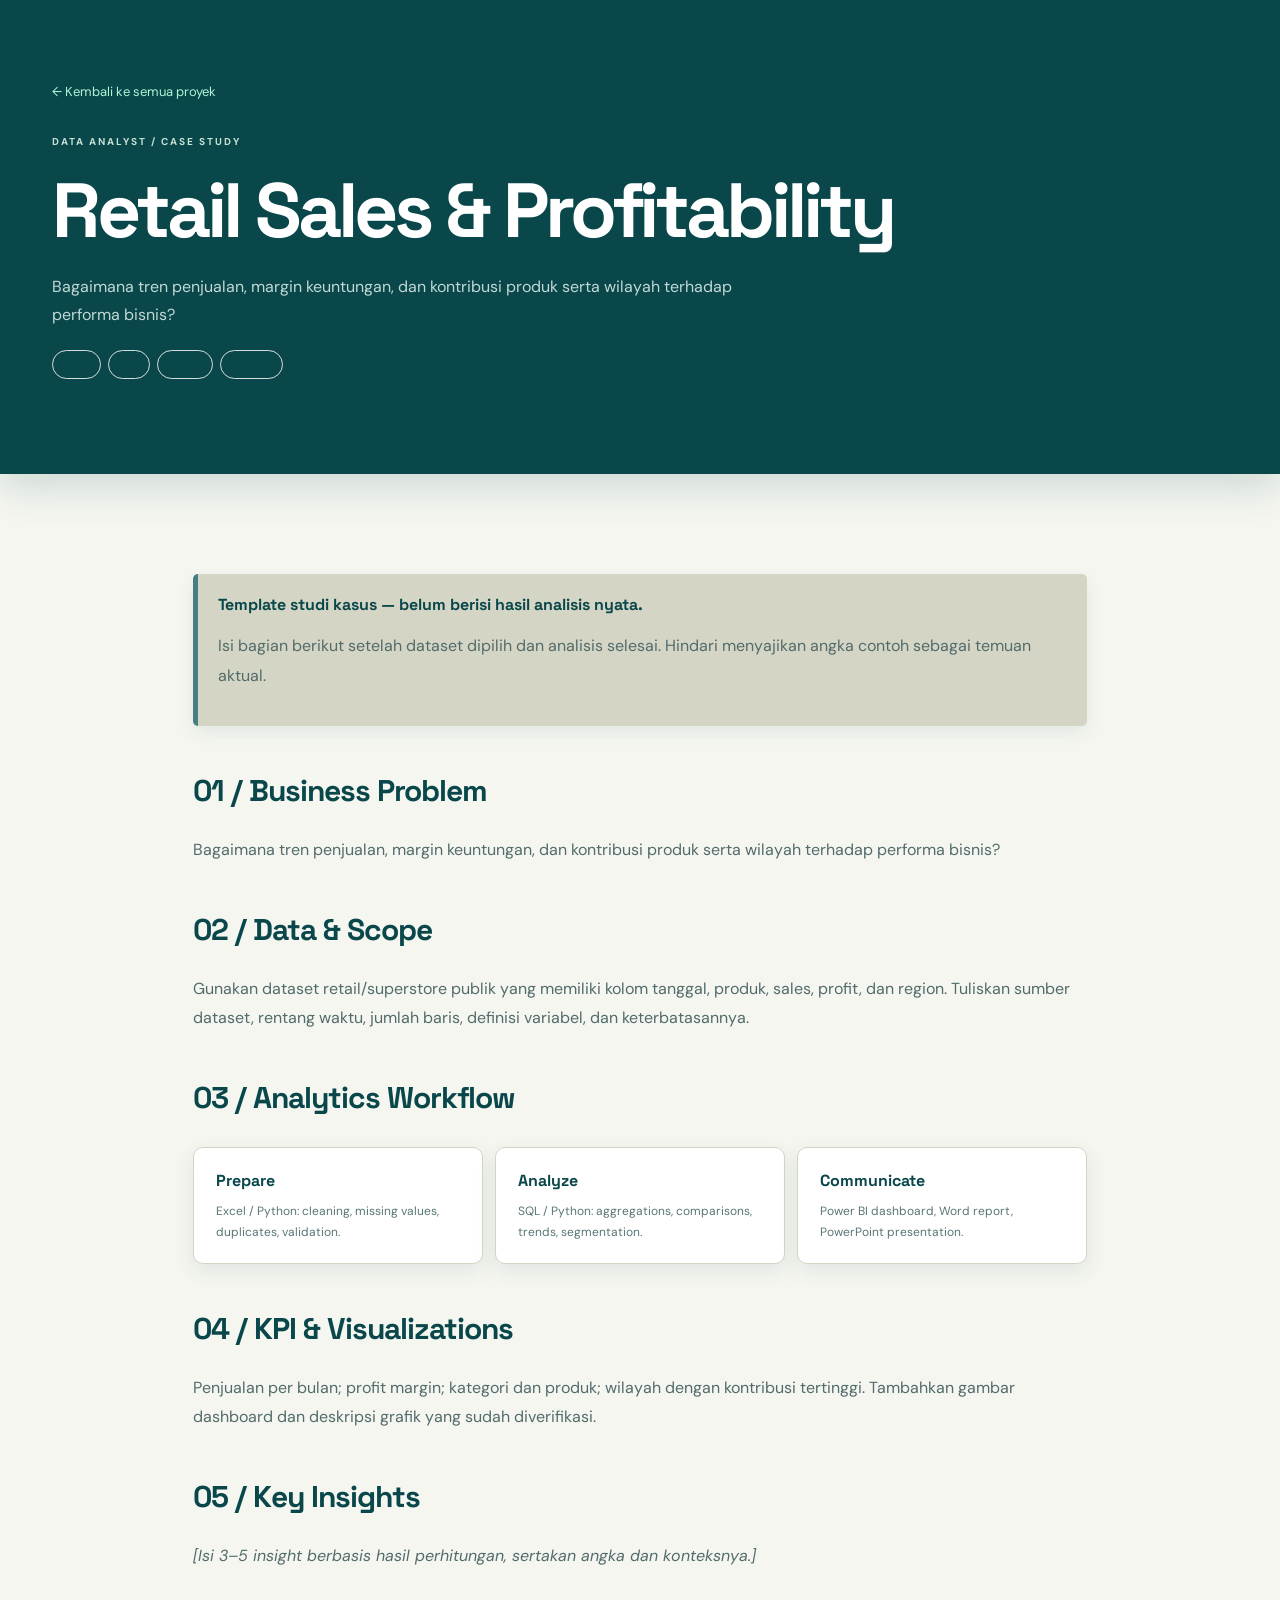
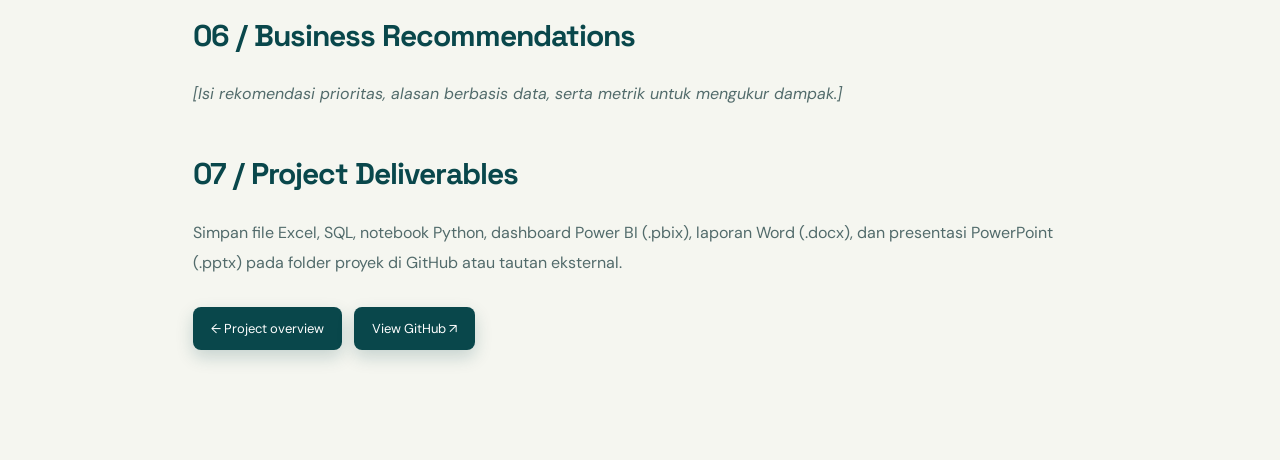
<file: projects/sales.html>
<!doctype html><html lang="id"><head><meta charset="utf-8"><meta name="viewport" content="width=device-width, initial-scale=1"><title>Retail Sales & Profitability | Analytics Studio</title><link rel="preconnect" href="https://fonts.googleapis.com"><link rel="preconnect" href="https://fonts.gstatic.com" crossorigin><link href="https://fonts.googleapis.com/css2?family=DM+Sans:wght@400;500;600;700&family=Space+Grotesk:wght@400;500;600;700&display=swap" rel="stylesheet"><link rel="stylesheet" href="project.css"></head><body><section class="case-hero"><div class="shell"><a class="case-back" href="../index.html#work">← Kembali ke semua proyek</a><div class="eyebrow">DATA ANALYST / CASE STUDY</div><h1>Retail Sales & Profitability</h1><p>Bagaimana tren penjualan, margin keuntungan, dan kontribusi produk serta wilayah terhadap performa bisnis?</p><div class="tags"><span>Excel</span><span>SQL</span><span>Python</span><span>Power BI</span></div></div></section><article class="case-body"><div class="case-note"><strong>Template studi kasus — belum berisi hasil analisis nyata.</strong><p>Isi bagian berikut setelah dataset dipilih dan analisis selesai. Hindari menyajikan angka contoh sebagai temuan aktual.</p></div><h2>01 / Business Problem</h2><p>Bagaimana tren penjualan, margin keuntungan, dan kontribusi produk serta wilayah terhadap performa bisnis?</p><h2>02 / Data & Scope</h2><p>Gunakan dataset retail/superstore publik yang memiliki kolom tanggal, produk, sales, profit, dan region. Tuliskan sumber dataset, rentang waktu, jumlah baris, definisi variabel, dan keterbatasannya.</p><h2>03 / Analytics Workflow</h2><div class="case-grid"><div><b>Prepare</b><span>Excel / Python: cleaning, missing values, duplicates, validation.</span></div><div><b>Analyze</b><span>SQL / Python: aggregations, comparisons, trends, segmentation.</span></div><div><b>Communicate</b><span>Power BI dashboard, Word report, PowerPoint presentation.</span></div></div><h2>04 / KPI & Visualizations</h2><p>Penjualan per bulan; profit margin; kategori dan produk; wilayah dengan kontribusi tertinggi. Tambahkan gambar dashboard dan deskripsi grafik yang sudah diverifikasi.</p><h2>05 / Key Insights</h2><p><em>[Isi 3–5 insight berbasis hasil perhitungan, sertakan angka dan konteksnya.]</em></p><h2>06 / Business Recommendations</h2><p><em>[Isi rekomendasi prioritas, alasan berbasis data, serta metrik untuk mengukur dampak.]</em></p><h2>07 / Project Deliverables</h2><p>Simpan file Excel, SQL, notebook Python, dashboard Power BI (.pbix), laporan Word (.docx), dan presentasi PowerPoint (.pptx) pada folder proyek di GitHub atau tautan eksternal.</p><div class="case-links"><a href="../index.html#work">← Project overview</a><a data-github href="https://github.com/">View GitHub ↗</a></div></article><script src="../assets/config.js"></script><script src="../assets/script.js"></script></body></html>
</file>
<file: assets/style.css>
:root{--deep:#09474b;--teal:#467e82;--sage:#d4d5c5;--white:#fff;--ink:#102c2e;--mint:#b2f4d4}*{box-sizing:border-box}html{scroll-behavior:smooth}body{margin:0;background:#f5f6f0;color:var(--ink);font-family:'DM Sans',sans-serif}h1,h2,h3,b,strong,.brand{font-family:'Space Grotesk',sans-serif}a{text-decoration:none;color:inherit}.shell{max-width:1240px;margin:auto;padding-left:32px;padding-right:32px}.noise{position:fixed;inset:0;pointer-events:none;opacity:.045;z-index:9;background-image:url("data:image/svg+xml,%3Csvg viewBox='0 0 180 180' xmlns='http://www.w3.org/2000/svg'%3E%3Cfilter id='n'%3E%3CfeTurbulence type='fractalNoise' baseFrequency='.75' numOctaves='3' stitchTiles='stitch'/%3E%3C/filter%3E%3Crect width='100%25' height='100%25' filter='url(%23n)'/%3E%3C/svg%3E")}.nav{height:86px;display:flex;align-items:center;gap:40px;background:#f5f6f0}.brand{display:flex;align-items:center;gap:12px;font-size:17px;font-weight:700;letter-spacing:-.7px}.brand-mark{width:40px;height:40px;border-radius:12px;background:var(--deep);color:white;display:grid;place-items:center;position:relative;font-size:20px}.brand-mark span{position:absolute;right:5px;top:3px;font-size:12px;color:var(--mint)}.brand-sub{font-weight:400;color:var(--teal)}nav{margin:auto;display:flex;gap:34px}nav a{font-size:13px;font-weight:600}nav a:hover,.social a:hover{color:var(--teal)}.nav-contact{border:1px solid #aebfba;padding:12px 17px;border-radius:30px;font-size:13px;font-weight:700}.nav-contact span{margin-left:14px}.menu-btn{display:none}.hero{background:var(--deep);color:var(--white);min-height:670px;border-radius:20px 20px 0 0;display:grid;grid-template-columns:1fr 1fr;gap:52px;padding-top:92px;padding-bottom:66px;position:relative;overflow:hidden}.hero:before{content:"";position:absolute;width:520px;height:520px;border:1px solid #ffffff12;border-radius:50%;left:-270px;top:-150px;box-shadow:0 0 0 70px #ffffff05,0 0 0 140px #ffffff04}.hero-left{position:relative;z-index:1}.eyebrow,.section-label{font-size:10px;font-weight:700;letter-spacing:2px}.eyebrow{color:#c5e2d5;display:flex;align-items:center;gap:10px}.pulse{width:8px;height:8px;border-radius:50%;background:#b6f1cb;box-shadow:0 0 0 5px #b6f1cb22}.eyebrow-line{width:35px;height:1px;background:#ffffff70}.hero h1{font-size:clamp(48px,5.4vw,77px);letter-spacing:-5px;line-height:1.04;margin:35px 0 22px}.hero h1 em,.section h2 em{font-style:normal;color:#a7e5cc}.outlined{color:transparent;-webkit-text-stroke:1.4px #b7d8ce}.hero-desc{max-width:450px;color:#c1d9d4;line-height:1.9;font-size:15px}.hero-actions{display:flex;gap:12px;margin-top:32px}.btn{display:inline-flex;align-items:center;justify-content:space-between;gap:35px;padding:16px 21px;border-radius:9px;font-size:13px;font-weight:700;transition:transform .25s,background .25s}.btn:hover{transform:translateY(-4px)}.primary{background:var(--sage);color:var(--deep)}.secondary{border:1px solid #6c9a96;color:white}.hero-footer{display:flex;align-items:center;gap:18px;margin-top:68px}.avatars{display:flex;padding-left:6px}.avatars span{margin-left:-6px;width:38px;height:38px;border:2px solid var(--deep);border-radius:50%;display:grid;place-items:center;background:#80b1a8;color:#063c40;font-weight:800;font-size:10px}.avatars span:nth-child(2){background:#d4d5c5}.avatars span:nth-child(3){background:#b1ddc8}.avatars span:nth-child(4){background:#65999c}.hero-footer strong,.hero-footer small{display:block}.hero-footer strong{font-size:12px}.hero-footer small{font-size:11px;color:#afcac4;margin-top:4px}.hero-visual{align-self:center;position:relative;border:1px solid #ffffff25;border-radius:17px;background:linear-gradient(135deg,#185b5b,#07383d);padding:20px;box-shadow:0 30px 90px #022b2c99;transform:rotate(2deg);transition:transform .4s}.hero-visual:hover{transform:rotate(0deg) translateY(-5px)}.visual-top,.visual-bottom{display:flex;justify-content:space-between;gap:8px;font-size:9px;letter-spacing:1.4px;color:#b3d4ca}.live{color:#b1e9c3}.live i{display:inline-block;width:6px;height:6px;border-radius:50%;background:#b1e9c3;margin-right:5px}.metric-row{display:flex;justify-content:space-between;align-items:end;padding:33px 0 22px}.metric-row small,.metric-row strong,.metric-row .trend{display:block}.metric-row small{font-size:10px;color:#a9c8c2}.metric-row strong{font-size:42px;letter-spacing:-2px;margin:7px 0}.trend{font-size:11px;color:#b7f3c5}.trend small{display:inline;color:#9cbbb3}.mini-bars{display:flex;align-items:end;gap:6px;height:70px;width:40%}.mini-bars i{flex:1;border-radius:4px 4px 0 0;background:linear-gradient(#b1e7cb,#498f89)}.chart-panel{background:#ffffff0b;border:1px solid #ffffff1b;border-radius:12px;padding:18px}.chart-head{display:flex;justify-content:space-between;gap:8px}.chart-head small,.chart-head strong{display:block}.chart-head small{font-size:9px;color:#a9c6c0;letter-spacing:1px}.chart-head strong{font-size:15px;margin-top:7px}.chart-head>span{font-size:9px;color:#a9c6c0}.line-chart{width:100%;margin-top:16px;overflow:visible}.chart-line{stroke-dasharray:750;stroke-dashoffset:750;animation:draw 2s ease forwards}@keyframes draw{to{stroke-dashoffset:0}}.months{display:flex;justify-content:space-between;font-size:9px;color:#9dbeb6}.visual-bottom{padding-top:18px}.floating-tag{position:absolute;right:-20px;bottom:65px;background:var(--sage);color:var(--deep);padding:13px 16px;border-radius:8px;font-size:12px;font-weight:800;box-shadow:0 12px 30px #002b2b55;transform:rotate(-6deg)}.hero-bottom{position:absolute;bottom:20px;left:32px;right:32px;display:flex;justify-content:space-between;font-size:9px;letter-spacing:2px;color:#b1d1c8}.marquee{overflow:hidden;background:var(--sage);color:var(--deep);padding:19px 0;font-family:'Space Grotesk';font-weight:700;font-size:14px;letter-spacing:2px;white-space:nowrap}.marquee div{width:max-content;animation:marquee 30s linear infinite}.marquee span{padding:0 30px;color:var(--teal)}@keyframes marquee{to{transform:translateX(-50%)}}.section{padding-top:112px;padding-bottom:112px}.section-top{display:flex;justify-content:space-between;align-items:end;gap:30px;margin-bottom:42px}.section-label{color:var(--teal);margin-bottom:19px}.section h2{font-size:clamp(38px,5vw,66px);line-height:1.08;letter-spacing:-3.5px;margin:0}.section h2 em{color:var(--teal)}.section-top>p{max-width:300px;color:#607474;font-size:14px;line-height:1.8}.project-grid{display:grid;grid-template-columns:1.18fr 1fr;gap:20px}.project-card{border:1px solid #d4dcd4;background:#fff;border-radius:17px;padding:20px;transition:transform .3s,box-shadow .3s;min-width:0}.project-card:hover{transform:translateY(-8px);box-shadow:0 25px 50px #09474b18}.project-card.feature{grid-row:span 2;display:flex;flex-direction:column}.card-top{display:flex;justify-content:space-between;align-items:center;font-size:10px;letter-spacing:1.4px;font-weight:700;color:var(--teal);padding:0 3px 16px}.card-top span:last-child{font-size:23px;color:var(--deep)}.project-art{border-radius:11px;position:relative;overflow:hidden}.sales-art{background:#0a4b4e;color:white;min-height:330px;padding:28px;display:flex;flex-direction:column}.art-heading small,.art-heading strong{display:block}.art-heading small{font-size:10px;letter-spacing:1.6px;color:#a6c8be}.art-heading strong{font-size:22px;margin-top:8px}.sales-kpis{display:flex;gap:45px;margin-top:28px}.sales-kpis small,.sales-kpis b{display:block}.sales-kpis small{font-size:10px;color:#a9c6bd}.sales-kpis b{font-size:29px;margin-top:8px}.art-bars{display:flex;align-items:end;gap:10px;height:125px;margin-top:auto}.art-bars i{flex:1;background:linear-gradient(#b6efd3,#4b8d88);border-radius:5px 5px 0 0}.demo-label{position:absolute;bottom:8px;right:12px;font-size:8px;letter-spacing:1px;opacity:.7}.customer-art{height:194px;background:#d4e4d8;display:flex;align-items:center;justify-content:space-around;padding:15px}.donut{width:135px;height:135px;border-radius:50%;background:conic-gradient(#09474b 0 32%,#467e82 32% 58%,#86ada0 58% 76%,#b9cabe 76%);display:grid;place-items:center}.donut>div{background:#d4e4d8;border-radius:50%;width:91px;height:91px;display:flex;flex-direction:column;align-items:center;justify-content:center;font-size:12px;color:var(--deep)}.donut strong{font-size:25px}.segments{display:grid;gap:10px;font-size:11px;min-width:150px}.segments span{display:flex;align-items:center;gap:8px}.segments b{margin-left:auto}.segments i{width:8px;height:8px;background:#09474b;border-radius:50%}.segments span:nth-child(2) i{background:#467e82}.segments span:nth-child(3) i{background:#86ada0}.segments span:nth-child(4) i{background:#b9cabe}.hr-art{height:194px;background:#113b3e;color:white;padding:21px}.hr-title{display:flex;justify-content:space-between;font-size:10px;letter-spacing:1px;color:#bed9ce}.hr-title span{color:#a2e7c7;font-size:8px}.hr-number{font-size:34px;font-weight:700;margin:12px 0}.hr-number span{font-size:11px;font-weight:400;color:#a4c4ba}.hr-rows{display:grid;gap:9px}.hr-rows>div{display:flex;align-items:center;gap:14px;font-size:10px}.hr-rows span{width:65px}.hr-rows i{display:block;height:9px;background:linear-gradient(90deg,#467e82,#b7edcd);border-radius:5px}.project-copy{padding:24px 6px 5px}.project-no{font-size:10px;letter-spacing:1.5px;color:var(--teal);font-weight:700}.project-copy h3{font-size:clamp(22px,2.5vw,32px);letter-spacing:-1.4px;margin:10px 0}.project-copy p{font-size:13px;line-height:1.8;color:#627575;max-width:450px}.tags{display:flex;gap:7px;flex-wrap:wrap;margin-top:20px}.tags span{border:1px solid #d5dfda;border-radius:20px;padding:7px 10px;font-size:10px;font-weight:700;color:var(--deep)}.disclaimer{color:#788886;font-size:11px;line-height:1.6;margin-top:22px}.process{background:var(--deep);color:white}.process .section-label{color:#b0d5c9}.process .section-top>p{color:#bbd1cb}.process h2 em{color:#a8e5ca}.steps{display:grid;grid-template-columns:repeat(4,1fr);gap:15px;margin-top:65px}.steps>div{border-top:1px solid #7aa19b;padding:25px 15px 0 0}.steps span{display:block;font-size:12px;color:#a3d7c2;margin-bottom:45px}.steps b{font-size:25px}.steps p{font-size:13px;line-height:1.8;color:#bed3cc}.tool-grid{display:grid;grid-template-columns:repeat(3,1fr);gap:14px}.tool-grid>div{padding:28px;border:1px solid #d5dfd7;border-radius:12px;background:#fff;transition:background .3s,transform .3s}.tool-grid>div:hover{background:#e6f1e9;transform:translateY(-5px)}.tool-grid span{font-size:10px;letter-spacing:1.3px;color:var(--teal);font-weight:700}.tool-grid strong{display:block;font-size:23px;margin:25px 0 10px}.tool-grid p{font-size:13px;color:#617776;line-height:1.7}.about{background:var(--sage)}.about-grid{display:grid;grid-template-columns:1fr 1fr;gap:50px}.about-grid p{font-size:17px;line-height:1.9;color:#426364}.light{background:var(--deep);color:white;margin-top:25px}.social{display:flex;gap:30px;margin-top:35px;font-size:11px;font-weight:800;letter-spacing:1px}.footer{min-height:100px;display:flex;justify-content:space-between;align-items:center;gap:15px;font-size:10px;font-weight:700;color:#68807d;letter-spacing:.7px}.reveal{opacity:0;transform:translateY(20px);transition:opacity .65s,transform .65s}.revealed{opacity:1;transform:translateY(0)}@media(max-width:900px){.nav{gap:15px}nav{gap:15px}.hero{grid-template-columns:1fr;gap:50px;padding-top:65px}.hero-visual{max-width:650px;width:95%;margin:auto}.hero-footer{margin-top:35px}.project-grid{grid-template-columns:1fr 1fr}.project-card.feature{grid-row:auto;grid-column:span 2}.sales-art{min-height:260px}.steps{grid-template-columns:repeat(2,1fr)}.tool-grid{grid-template-columns:repeat(2,1fr)}}@media(max-width:650px){.shell{padding-left:19px;padding-right:19px}.nav{height:72px;justify-content:space-between}.nav-contact{display:none}.menu-btn{display:block;border:0;background:var(--deep);color:white;border-radius:8px;font-size:21px;width:40px;height:40px}nav{display:none;position:absolute;top:70px;left:15px;right:15px;z-index:10;background:white;padding:22px;border-radius:12px;box-shadow:0 15px 35px #0002}nav.open{display:grid}.hero{border-radius:13px 13px 0 0;padding-top:48px;padding-bottom:70px;gap:38px}.hero h1{font-size:clamp(43px,10vw,64px);letter-spacing:-3px}.hero-desc{font-size:14px}.hero-visual{padding:12px;width:100%;transform:none}.hero-visual:hover{transform:none}.metric-row strong{font-size:33px}.floating-tag{right:-8px;bottom:45px;font-size:10px}.hero-bottom{left:19px;right:19px}.section{padding-top:75px;padding-bottom:75px}.section-top{display:block}.section-top>p{max-width:100%;margin-top:20px}.section h2{letter-spacing:-2px}.project-grid,.tool-grid,.about-grid{grid-template-columns:1fr}.project-card.feature{grid-column:auto}.customer-art{gap:5px}.donut{width:115px;height:115px}.donut>div{width:77px;height:77px}.segments{min-width:125px}.steps{grid-template-columns:1fr 1fr;gap:25px}.steps span{margin-bottom:20px}.steps b{font-size:20px}.footer{flex-wrap:wrap;padding-top:25px;padding-bottom:25px}.footer span:nth-child(2){display:none}}@media(prefers-reduced-motion:reduce){*,*:before,*:after{animation:none!important;transition:none!important;scroll-behavior:auto!important}.reveal{opacity:1;transform:none}}

/* Palette correction: keep the original teal/sage/white identity */
:root{--deep:#09474b;--teal:#467e82;--sage:#d4d5c5;--white:#ffffff;--mint:#d4d5c5}
body,.nav{background:#ffffff;color:#09474b}
.hero{background:#09474b}
.hero-visual{background:linear-gradient(140deg,#467e82,#09474b);box-shadow:0 22px 65px #09474b40}
.chart-panel{background:#467e8240;border-color:#d4d5c555}
.sales-art,.hr-art{background:#09474b}
.customer-art{background:#d4d5c5}
.donut>div{background:#d4d5c5}
.project-card{background:#ffffff;border-color:#d4d5c5}
.project-card:hover{box-shadow:0 20px 45px #09474b25}
.process{background:#d4d5c5;color:#09474b}
.about{background:#09474b;color:#ffffff}


/* V3 — crisp shadows & refined teal glow. Layout preserved. */
.noise{display:none!important}
body{background:#ffffff;-webkit-font-smoothing:antialiased;text-rendering:optimizeLegibility}
.nav{position:relative;z-index:5;box-shadow:0 6px 22px rgba(9,71,75,.07)}
.brand-mark{box-shadow:0 6px 17px rgba(9,71,75,.22),0 0 0 3px rgba(70,126,130,.11)}
.nav-contact{box-shadow:0 4px 13px rgba(9,71,75,.07);transition:box-shadow .25s,transform .25s}
.nav-contact:hover{box-shadow:0 8px 24px rgba(9,71,75,.18);transform:translateY(-2px)}
.hero{isolation:isolate;box-shadow:0 20px 48px rgba(9,71,75,.18),inset 0 1px 0 rgba(255,255,255,.13)}
.hero::after{content:"";position:absolute;z-index:0;pointer-events:none;right:-180px;top:-210px;width:630px;height:630px;border-radius:50%;background:radial-gradient(circle,rgba(70,126,130,.38) 0%,rgba(70,126,130,.13) 38%,transparent 69%)}
.hero-visual{z-index:1;background:linear-gradient(145deg,#467e82 0%,#09474b 80%);border:1px solid rgba(212,213,197,.55);box-shadow:0 28px 70px rgba(9,71,75,.48),0 0 34px rgba(212,213,197,.20),inset 0 1px 0 rgba(255,255,255,.24)}
.hero-visual:hover{box-shadow:0 34px 85px rgba(9,71,75,.52),0 0 55px rgba(212,213,197,.35),inset 0 1px 0 rgba(255,255,255,.3)}
.chart-panel{background:rgba(70,126,130,.23);border:1px solid rgba(212,213,197,.34);box-shadow:inset 0 1px 0 rgba(255,255,255,.10),0 8px 24px rgba(9,71,75,.16)}
.floating-tag{box-shadow:0 10px 26px rgba(9,71,75,.32),0 0 24px rgba(212,213,197,.34)}
.pulse,.live i{box-shadow:0 0 0 5px rgba(212,213,197,.15),0 0 14px rgba(212,213,197,.55)}
.btn{box-shadow:0 7px 18px rgba(9,71,75,.18);transition:transform .25s,background .25s,box-shadow .25s}
.btn:hover{box-shadow:0 12px 27px rgba(9,71,75,.26),0 0 18px rgba(212,213,197,.23)}
.hero .btn.primary{box-shadow:0 9px 24px rgba(212,213,197,.22)}
.hero .btn.primary:hover{box-shadow:0 12px 30px rgba(212,213,197,.37)}
.marquee{box-shadow:0 8px 22px rgba(9,71,75,.10)}
.project-card{border:1px solid rgba(70,126,130,.23);box-shadow:0 8px 22px rgba(9,71,75,.09),0 2px 6px rgba(9,71,75,.04);transition:transform .3s,box-shadow .3s,border-color .3s}
.project-card:hover{border-color:rgba(70,126,130,.6);box-shadow:0 22px 46px rgba(9,71,75,.20),0 0 27px rgba(70,126,130,.17);transform:translateY(-8px)}
.project-art{box-shadow:inset 0 1px 0 rgba(255,255,255,.15),0 7px 19px rgba(9,71,75,.12)}
.sales-art,.hr-art{background:#09474b}
.art-bars i,.mini-bars i,.hr-rows i{filter:drop-shadow(0 0 5px rgba(212,213,197,.27))}
.process{box-shadow:inset 0 10px 28px rgba(9,71,75,.06),inset 0 -10px 28px rgba(9,71,75,.06)}
.steps>div{border-top-color:rgba(9,71,75,.38)}
.tool-grid>div{box-shadow:0 7px 18px rgba(9,71,75,.08);transition:background .3s,transform .3s,box-shadow .3s}
.tool-grid>div:hover{box-shadow:0 17px 33px rgba(9,71,75,.18),0 0 19px rgba(70,126,130,.12)}
.about{box-shadow:inset 0 15px 34px rgba(0,0,0,.09)}
.case-hero{box-shadow:0 15px 35px rgba(9,71,75,.15)}
.case-grid div{box-shadow:0 7px 22px rgba(9,71,75,.09)}
.case-note{box-shadow:0 7px 18px rgba(9,71,75,.08)}
.case-links a{box-shadow:0 7px 17px rgba(9,71,75,.2);transition:box-shadow .2s,transform .2s}
.case-links a:hover{box-shadow:0 12px 25px rgba(9,71,75,.3);transform:translateY(-2px)}
@media(prefers-reduced-motion:reduce){.project-card:hover,.btn:hover,.nav-contact:hover,.case-links a:hover{transform:none}}




/* V3.2 — PROCESS CONTRAST + HERO-MATCH ABOUT */

.process {
  background: #d4d5c5;
  color: #09474b;
}

.process .section-label,
.process .section-top h2,
.process .section-top h2 em,
.process .steps b,
.process .steps h3,
.process .steps strong {
  color: #09474b;
  -webkit-text-fill-color: #09474b;
}

.process .section-top > p,
.process .steps p,
.process .steps small {
  color: #244c4e;
  opacity: 1;
}

.process .steps span {
  color: #285e61;
  opacity: 1;
}

.process .steps > div {
  border-top: 1px solid rgba(9,71,75,.5);
}

/* ABOUT — SAME THEME AS HERO */

.about {
  position: relative;
  isolation: isolate;
  overflow: hidden;
  background: #09474b;
  color: #ffffff;
  box-shadow:
    inset 0 16px 35px rgba(0,0,0,.12),
    0 20px 48px rgba(9,71,75,.16);
}

.about::before {
  content: "";
  position: absolute;
  pointer-events: none;
  z-index: -1;
  width: 520px;
  height: 520px;
  top: -210px;
  right: -160px;
  border-radius: 50%;
  background: radial-gradient(circle,
    rgba(70,126,130,.42) 0%,
    rgba(70,126,130,.16) 42%,
    transparent 72%);
}

.about::after {
  content: "";
  position: absolute;
  pointer-events: none;
  z-index: -1;
  width: 420px;
  height: 420px;
  bottom: -250px;
  left: -170px;
  border-radius: 50%;
  background: radial-gradient(circle,
    rgba(212,213,197,.17),
    transparent 70%);
}

.about .section-label {
  color: #d4d5c5;
}

.about h2,
.about h2 em {
  color: #ffffff;
  -webkit-text-fill-color: #ffffff;
}

.about-grid p,
.about .social a {
  color: #ffffff;
  opacity: 1;
}

.about .social a {
  text-shadow: 0 0 12px rgba(212,213,197,.18);
}

.about .social a:hover {
  color: #d4d5c5;
  text-shadow: 0 0 15px rgba(212,213,197,.55);
}

.about .btn.light {
  background: #d4d5c5;
  color: #09474b;
  border: 1px solid rgba(255,255,255,.35);
  box-shadow:
    0 10px 28px rgba(0,0,0,.22),
    0 0 18px rgba(212,213,197,.18);
}

.about .btn.light:hover {
  box-shadow:
    0 16px 36px rgba(0,0,0,.3),
    0 0 30px rgba(212,213,197,.38);
}


/* FIX MY TOOLKIT — KEEP ORIGINAL GRID DESIGN */

/* Semua kartu, baik div maupun link */
.tool-grid > a {
  display: block;
  text-decoration: none;
  color: inherit;
  cursor: pointer;
}

/* Samakan desain link dengan kartu asli */
.tool-grid > a {
  background: #ffffff;
  border: 1px solid rgba(9, 71, 75, 0.18);
  border-radius: 13px;
  padding: 28px;
  box-shadow: 0 8px 20px rgba(9, 71, 75, 0.06);
  transition:
    transform 0.3s ease,
    box-shadow 0.3s ease,
    border-color 0.3s ease;
}

/* Label */
.tool-grid > a span {
  display: block;
  color: #467e82;
  font-size: 11px;
  font-weight: 700;
  letter-spacing: 1.5px;
  margin-bottom: 26px;
}

/* Nama tools */
.tool-grid > a strong {
  display: block;
  color: #09474b;
  font-size: 23px;
  margin-bottom: 14px;
}

/* Deskripsi */
.tool-grid > a p {
  color: #467e82;
  font-size: 13px;
  line-height: 1.7;
  margin: 0;
}

/* Shadow dan glow saat hover */
.tool-grid > a:hover {
  transform: translateY(-5px);
  border-color: #467e82;
  box-shadow:
    0 15px 35px rgba(9, 71, 75, 0.18),
    0 0 22px rgba(70, 126, 130, 0.20);
}

/* Aksesibilitas keyboard */
.tool-grid > a:focus-visible {
  outline: 3px solid #467e82;
  outline-offset: 3px;
}

/* PROFILE PHOTO — ABOUT SECTION */
.profile-photo {
  display: block;
  width: 150px;
  height: 150px;
  object-fit: cover;
  object-position: center;
  border-radius: 50%;
  border: 3px solid #467e82;
  box-shadow:
    0 10px 30px rgba(0, 0, 0, 0.20),
    0 0 22px rgba(70, 126, 130, 0.40);
  margin: 24px auto;
  transition: transform 0.3s ease, box-shadow 0.3s ease;
}

.profile-photo:hover {
  transform: translateY(-4px);
  box-shadow:
    0 14px 35px rgba(0, 0, 0, 0.25),
    0 0 30px rgba(70, 126, 130, 0.55);
}
</file>
<file: data-analyst-portfolio/style.css>
:root{--bg:#0b0c10;--panel:#12141b;--panel2:#171923;--text:#f4f4f8;--muted:#9699aa;--line:#282a37;--purple:#a99aff;--mint:#a8f0d1;--max:1160px}*{box-sizing:border-box}html{scroll-behavior:smooth;scroll-padding-top:90px}body{margin:0;background:var(--bg);color:var(--text);font-family:Manrope,system-ui,sans-serif;line-height:1.65}a{color:inherit;text-decoration:none}.container{width:min(var(--max),calc(100% - 48px));margin-inline:auto}.site-header{position:sticky;top:0;z-index:20;background:rgba(11,12,16,.86);backdrop-filter:blur(18px);border-bottom:1px solid rgba(255,255,255,.07)}.nav{height:76px;display:flex;align-items:center;justify-content:space-between}.brand{display:flex;align-items:center;gap:10px;font-weight:800;letter-spacing:-.04em;font-size:18px}.brand-mark{width:34px;height:34px;display:grid;place-items:center;background:var(--purple);color:#11111a;border-radius:10px;font-size:12px;font-family:"DM Mono",monospace}.muted{color:var(--muted)}.nav-links{display:flex;align-items:center;gap:30px;color:#c2c3cf;font-size:13px}.nav-links a:hover,.text-link:hover{color:var(--purple)}.nav-cta{border:1px solid #393747;border-radius:8px;padding:10px 14px;color:var(--text)!important}.menu-toggle{display:none;background:none;color:white;border:0;font-size:24px}.hero{display:grid;grid-template-columns:1.06fr .94fr;gap:70px;align-items:center;padding-top:94px;padding-bottom:88px}.eyebrow,.project-type,.mono,.stat-label,.art-top,.funnel-title,.about-number{font-family:"DM Mono",monospace;letter-spacing:.12em;font-size:10px;color:var(--muted)}.eyebrow{display:flex;align-items:center;gap:9px}.status-dot{width:7px;height:7px;background:var(--mint);border-radius:50%;box-shadow:0 0 12px #a8f0d166}.hero h1{font-size:clamp(42px,5.2vw,68px);line-height:1.12;letter-spacing:-.065em;margin:24px 0 20px;font-weight:700}.gradient-text{background:linear-gradient(100deg,#b6a9ff,#87e7d2);background-clip:text;-webkit-background-clip:text;color:transparent}.hero-description,.section-heading>p,.section-intro{color:#a5a7b6;font-size:15px;max-width:530px}.hero-actions{display:flex;gap:12px;flex-wrap:wrap;margin-top:28px}.button{display:inline-flex;gap:18px;align-items:center;justify-content:center;padding:12px 17px;border-radius:9px;font-weight:700;font-size:12px;transition:transform .2s,border-color .2s}.button:hover{transform:translateY(-2px)}.button-primary{background:var(--purple);color:#101018}.button-secondary{border:1px solid #373947;color:#e6e5ee}.hero-meta{display:flex;gap:22px;flex-wrap:wrap;margin-top:30px;color:var(--muted);font-size:11px}.meta-icon{color:var(--purple);margin-right:6px}.hero-visual{border:1px solid #303142;border-radius:15px;background:radial-gradient(ellipse at 70% 0%,#292541 0%,transparent 52%),#101118;box-shadow:0 25px 100px #0005;overflow:hidden;transform:rotate(1deg)}.visual-top{height:48px;display:flex;align-items:center;gap:14px;padding:0 18px;border-bottom:1px solid #292a39}.window-dots{color:#77738e;font-size:10px;letter-spacing:2px}.mono{letter-spacing:0;font-size:10px}.live-label{margin-left:auto;color:var(--mint);font:9px "DM Mono",monospace}.visual-body{padding:25px}.visual-label{font:10px "DM Mono",monospace;letter-spacing:.1em;color:#a3a2b5}.visual-label span{float:right;color:var(--mint)}.visual-number{font-size:32px;letter-spacing:-.05em;font-weight:700;margin-top:12px}.accent{color:var(--purple)}.mini-stats{display:grid;grid-template-columns:repeat(3,1fr);gap:10px;margin:25px 0}.mini-stats>div{border:1px solid #2c2d3c;background:#151620;border-radius:8px;padding:12px}.stat-label{display:block;font-size:8px;letter-spacing:.06em}.mini-stats strong{display:block;font-size:22px;margin:7px 0}.stat-line{display:block;height:3px;border-radius:4px;background:#333344}.line-a{width:80%;background:#a99aff}.line-b{width:60%;background:#a8f0d1}.line-c{width:90%;background:#7772ad}.chart-wrap{border:1px solid #292a39;background:#13141e;border-radius:8px;padding:13px}.chart-heading{display:flex;justify-content:space-between;color:#9a9bad;font-size:9px}.chart-legend i{display:inline-block;width:6px;height:6px;background:var(--purple);border-radius:50%;margin-right:5px}.chart{width:100%;height:auto;margin-top:10px}.visual-footer{display:flex;justify-content:space-between;color:#6d7084;font:8px "DM Mono",monospace;margin-top:16px}.trust-strip{border-block:1px solid var(--line);background:#0e0f14}.trust-inner{display:flex;align-items:center;justify-content:space-between;gap:20px;min-height:76px;color:#777b8d;font:11px "DM Mono",monospace}.trust-inner>span{font-size:9px;letter-spacing:.1em}.trust-inner>div{color:#c1c2d0;font-weight:500}.section{padding-top:100px;padding-bottom:100px}.section-heading{display:flex;justify-content:space-between;align-items:end;gap:35px;margin-bottom:36px}.section-heading h2,.skills-layout h2{font-size:clamp(32px,4vw,46px);letter-spacing:-.055em;line-height:1.2;margin:12px 0 0}.section-heading>p{max-width:390px;margin:0}.project-grid{display:grid;grid-template-columns:repeat(3,minmax(0,1fr));gap:18px}.project-card{border:1px solid #292b38;background:var(--panel);border-radius:13px;overflow:hidden;transition:transform .25s,border-color .25s}.project-card:hover{transform:translateY(-5px);border-color:#55506e}.project-art{height:220px;padding:17px;position:relative;overflow:hidden;border-bottom:1px solid #292b38}.retail-art{background:radial-gradient(ellipse at 75% 20%,#423a72,transparent 55%),#181724}.retention-art{background:radial-gradient(ellipse at 20% 80%,#1e5b52,transparent 55%),#121e22}.ecommerce-art{background:radial-gradient(ellipse at 85% 30%,#59402f,transparent 55%),#211b1a}.art-top{display:flex;justify-content:space-between;color:#b1afc4;font-size:8px;letter-spacing:.07em}.retail-kpis{display:flex;gap:24px;margin-top:23px}.retail-kpis small{display:block;color:#a3a0b7;font:8px "DM Mono",monospace}.retail-kpis b{display:block;font-size:19px;margin-top:4px}.bar-chart{height:67px;display:flex;align-items:end;gap:8px;margin-top:12px;border-bottom:1px solid #ffffff20}.bar-chart i{flex:1;display:block;background:linear-gradient(#b2a5ff,#7263c4);border-radius:3px 3px 0 0;opacity:.85}.art-note{font-size:8px;color:#8e8da1;margin-top:7px}.retention-score{margin-top:22px}.retention-score span,.retention-score small{display:block;font:8px "DM Mono",monospace;color:#8faaa5}.retention-score strong{display:block;font-size:20px;letter-spacing:-.05em;margin:3px 0}.cohort-grid{display:grid;grid-template-columns:repeat(5,1fr);gap:4px;margin-top:12px}.cohort-grid>*{padding:4px 1px;text-align:center;border-radius:3px;background:#27534b;color:#d0fff0;font:8px "DM Mono",monospace}.cohort-grid i:nth-of-type(3n){background:#1f443e}.cohort-grid i:nth-of-type(3n+2){background:#347064}.cohort-grid span{background:transparent}.funnel-title{margin-top:23px;color:#d4b49e;font-size:9px}.funnel{display:grid;gap:5px;margin-top:8px}.funnel div{display:flex;justify-content:space-between;padding:5px 9px;border:1px solid #604333;background:#3b2b24;color:#e2c4b0;font:8px "DM Mono",monospace}.funnel div:nth-child(1){width:100%}.funnel div:nth-child(2){width:86%}.funnel div:nth-child(3){width:72%}.funnel div:nth-child(4){width:58%}.project-content{padding:22px}.project-type{font-size:9px;color:var(--purple);letter-spacing:.09em}.project-content h3{font-size:20px;letter-spacing:-.04em;line-height:1.3;margin:10px 0}.project-content p{font-size:12px;line-height:1.8;color:#a4a6b4;min-height:66px}.tag-list{display:flex;gap:6px;flex-wrap:wrap;margin:17px 0}.tag-list span{border:1px solid #333443;border-radius:5px;padding:4px 7px;color:#c2c1d0;font:9px "DM Mono",monospace}.project-points{list-style:none;padding:0;margin:17px 0 22px;color:#b9bac7;font-size:11px}.project-points li{margin:8px 0}.project-points li:before{content:"↗";color:var(--mint);margin-right:8px}.text-link{display:flex;justify-content:space-between;border-top:1px solid #2b2d39;padding-top:15px;font-size:11px;font-weight:700}.disclaimer{font-size:10px;color:#797c8d;margin-top:20px}.skills-section{background:#101117;border-block:1px solid #242530;padding:90px 0}.skills-layout{display:grid;grid-template-columns:.8fr 1.2fr;gap:80px}.section-intro{font-size:13px;margin-top:20px}.skill-list{border-top:1px solid #2c2e3a}.skill-row{display:grid;grid-template-columns:40px 1fr 25px;align-items:center;gap:15px;padding:18px 0;border-bottom:1px solid #2c2e3a}.skill-icon{width:37px;height:37px;display:grid;place-items:center;border:1px solid #383749;border-radius:9px;color:var(--purple);font-size:17px}.skill-row h3{font-size:13px;margin:0 0 4px}.skill-row p{font-size:10px;color:#9194a5;margin:0}.skill-row>span{font:10px "DM Mono",monospace;color:#676a7b}.about-panel{display:grid;grid-template-columns:.45fr 1fr;gap:50px;padding:40px;border:1px solid #2a2b39;border-radius:13px;background:radial-gradient(ellipse at 100% 0%,#25213a,transparent 50%),#111219}.about-number{color:var(--mint)}.about-panel h2{font-size:clamp(25px,3vw,37px);line-height:1.25;letter-spacing:-.05em;margin:0 0 17px;max-width:600px}.about-panel p{font-size:13px;color:#a5a7b5;max-width:650px}.about-panel .muted{font-size:11px}.contact-section{padding:90px 0;text-align:center;background:radial-gradient(ellipse at 50% 100%,#25213d,transparent 60%),#101117;border-top:1px solid #272836}.contact-inner h2{font-size:clamp(34px,5vw,55px);line-height:1.18;letter-spacing:-.06em;margin:18px 0}.contact-inner>p{color:#a2a4b2;font-size:13px}.centered{justify-content:center}.contact-hint{font-size:10px!important;color:#777a8b!important;margin-top:20px}.contact-hint code{color:#c6c0ff}.footer{border-top:1px solid #292a36}.footer-inner{display:flex;align-items:center;justify-content:space-between;gap:20px;min-height:78px;color:#777a8a;font-size:10px}.footer .brand{color:var(--text);font-size:14px}.footer .brand-mark{width:28px;height:28px;font-size:10px}
@media(max-width:900px){.hero{gap:35px;padding-top:70px}.project-grid{grid-template-columns:repeat(2,minmax(0,1fr))}.project-card:last-child{grid-column:span 2}.project-card:last-child .project-art{height:200px}.skills-layout{gap:35px}.trust-inner{flex-wrap:wrap;padding-block:18px}.trust-inner>span{width:100%}}
@media(max-width:650px){.container{width:min(100% - 32px,var(--max))}.nav{height:66px}.menu-toggle{display:block}.nav-links{display:none;position:absolute;top:65px;left:0;right:0;background:#101117;padding:20px 24px 24px;border-bottom:1px solid var(--line);flex-direction:column;align-items:stretch;gap:18px}.nav-links.open{display:flex}.nav-cta{text-align:center}.hero{grid-template-columns:1fr;padding-top:57px;padding-bottom:55px;gap:38px}.hero h1{font-size:45px}.hero-visual{transform:none}.visual-body{padding:18px}.visual-number{font-size:27px}.hero-meta{gap:12px}.trust-inner{gap:15px}.trust-inner>div{font-size:10px}.section{padding-block:68px}.section-heading{display:block}.section-heading>p{margin-top:17px}.project-grid{grid-template-columns:1fr}.project-card:last-child{grid-column:auto}.project-art{height:220px}.skills-section{padding:65px 0}.skills-layout{grid-template-columns:1fr;gap:30px}.about-panel{grid-template-columns:1fr;gap:18px;padding:25px}.contact-section{padding:65px 0}.footer-inner{padding-block:20px;flex-wrap:wrap}.footer-inner>span:nth-child(2){order:3;width:100%}}
</file>
<file: projects/project.css>
@import url('../assets/style.css');body{background:#f5f6f0}.case-hero{background:#09474b;color:white;padding:80px 0 95px}.case-hero h1{font-size:clamp(42px,6vw,78px);letter-spacing:-4px;line-height:1.05;max-width:950px;margin:22px 0}.case-hero p{max-width:680px;line-height:1.8;color:#c1d9d4}.case-back{display:inline-block;margin-bottom:35px;color:#b2f4d4;font-size:13px}.case-body{max-width:950px;margin:0 auto;padding:70px 28px 110px}.case-body h2{font-size:30px;letter-spacing:-1px;margin-top:45px}.case-body p,.case-body li{line-height:1.85;color:#526b6b}.case-note{background:#d4d5c5;border-left:5px solid #467e82;padding:20px;border-radius:5px;margin:30px 0}.case-links{display:flex;gap:12px;flex-wrap:wrap;margin-top:30px}.case-links a{background:#09474b;color:white;padding:13px 18px;border-radius:8px;font-size:13px}.case-grid{display:grid;grid-template-columns:repeat(3,1fr);gap:12px;margin:30px 0}.case-grid div{background:white;border:1px solid #d4d5c5;padding:22px;border-radius:10px}.case-grid b{display:block;margin-bottom:8px}.case-grid span{font-size:12px;color:#587575}@media(max-width:650px){.case-grid{grid-template-columns:1fr}.case-hero{padding:50px 0}.case-hero h1{letter-spacing:-2px}}
</file>
